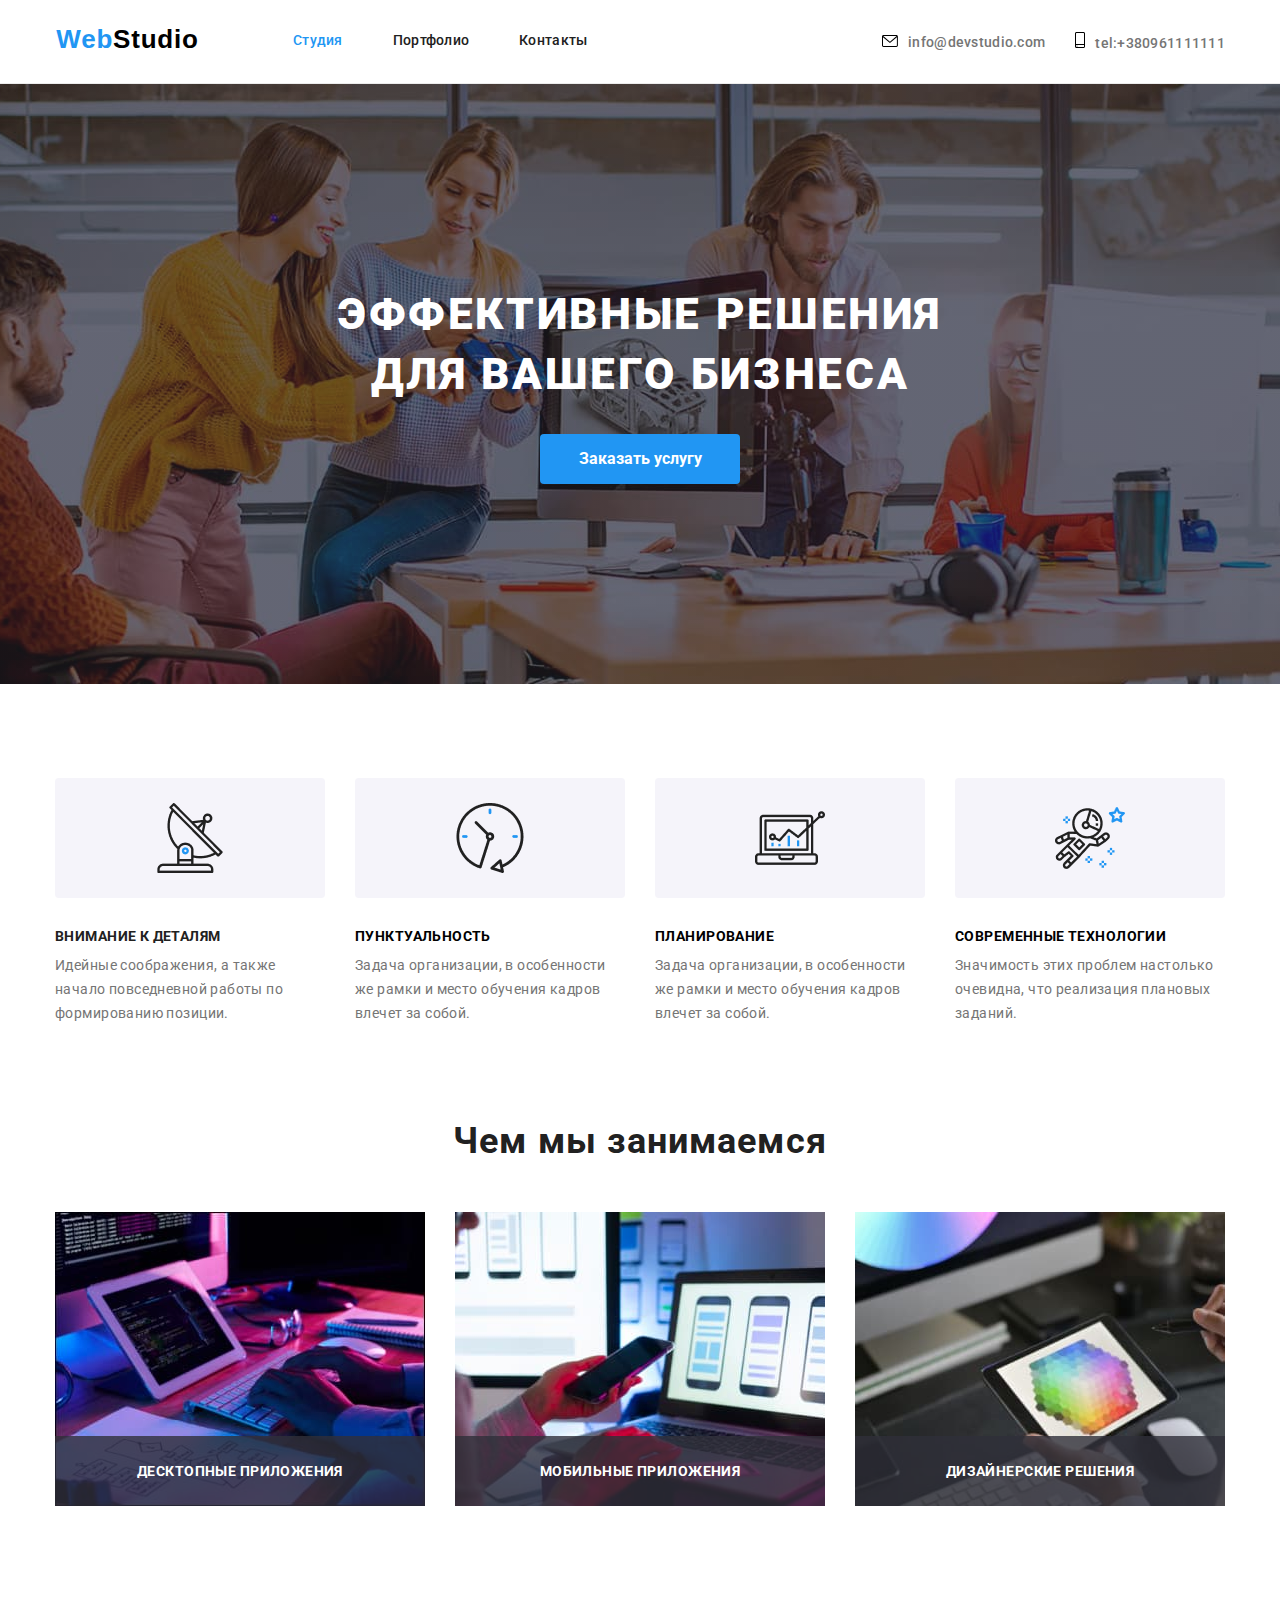
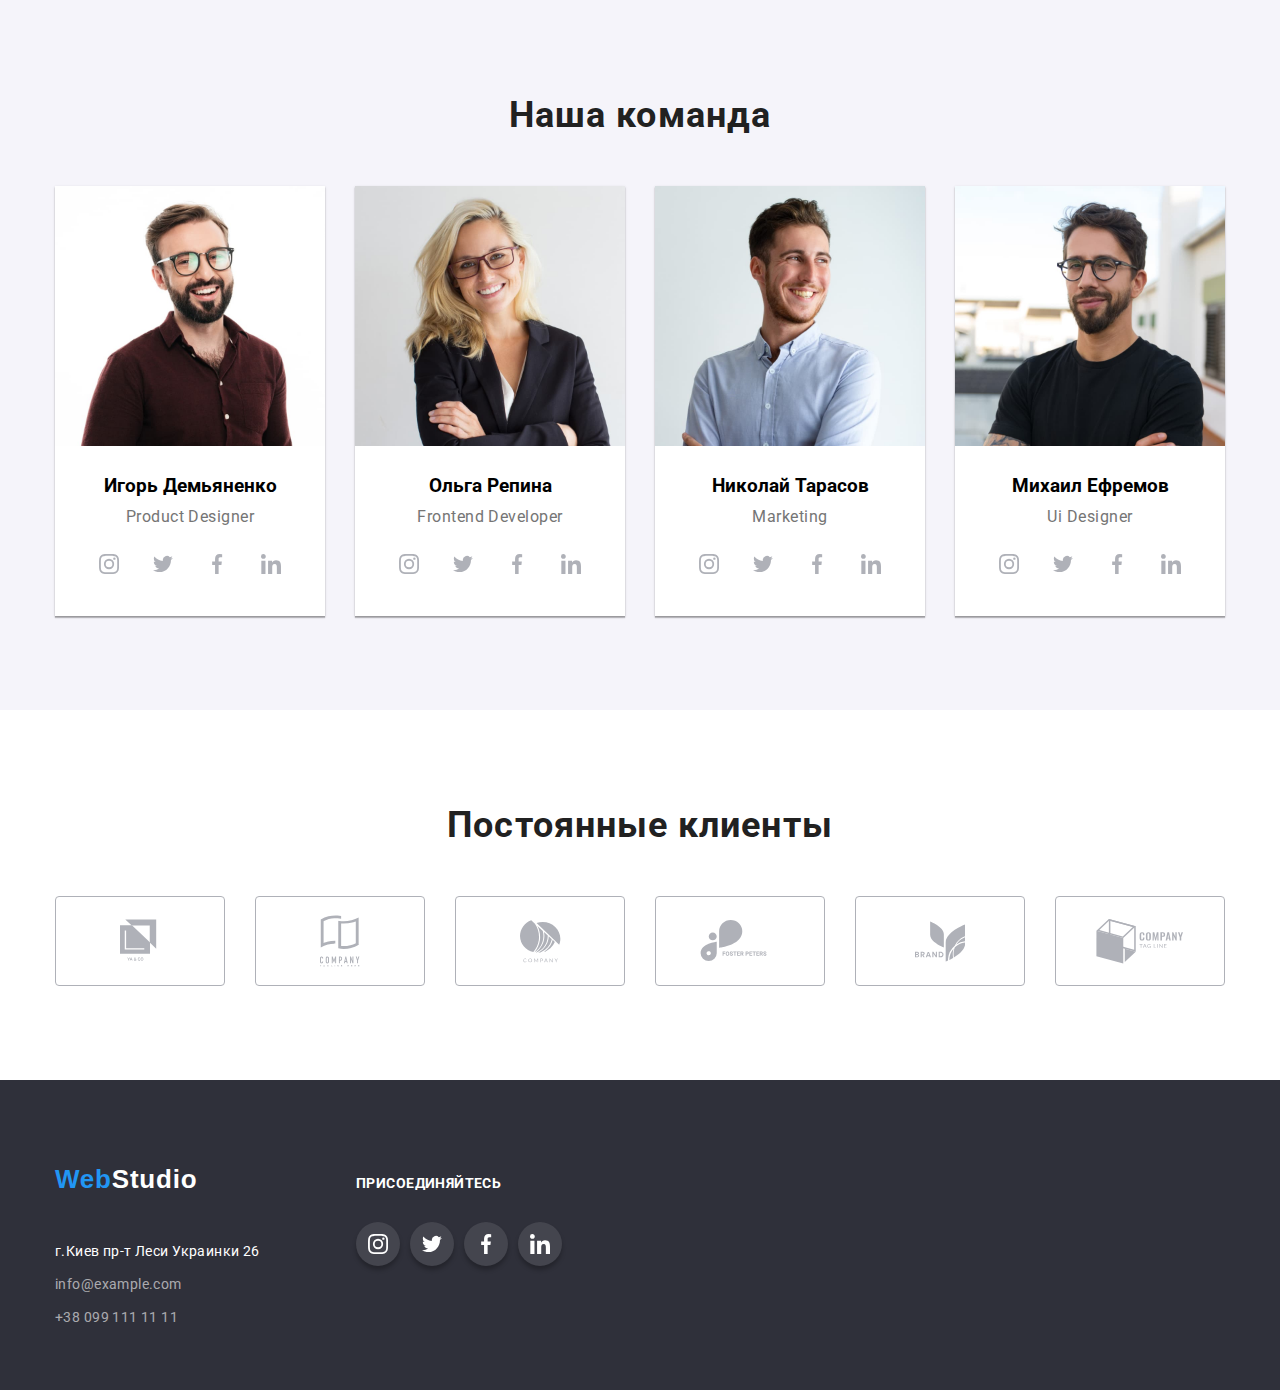
<file: index.html>
<!DOCTYPE html>
<html lang="ru">

<head>
    <meta charset="UTF-8">
    <meta name="viewport" content="width=device-width, initial-scale=1.0">
    <title lang="en">Web Studio</title>
    <link rel="stylesheet"
        href="https://cdnjs.cloudflare.com/ajax/libs/modern-normalize/1.0.0/modern-normalize.min.css">
    <link rel="preconnect" href="https://fonts.gstatic.com">
    <link
        href="https://fonts.googleapis.com/css2?family=Raleway:wght@700&family=Roboto:wght@400;500;700;900&display=swap"
        rel="stylesheet">
        <link rel="stylesheet" href="https://cdnjs.cloudflare.com/ajax/libs/animate.css/4.1.1/animate.min.css" />
    <link rel="stylesheet" href="./CSS/styles.css">

</head>

<body>
    <header class="header">
        <div class="header-nav container">
            <div class="site-nav">
                <nav class="navigation">
                    <a class="logotype logotype-light-theme animate__bounce" href="./index.html"><span class="logo-web">Web</span>Studio</a>
                    <ul class="navigation-list list">
                        <li class="navigation-list-item">
                            <a class="navigation-list-link current" href="./index.html">Студия</a>
                        </li>
                        <li class="navigation-list-item">
                            <a class="navigation-list-link" href="./portfolio.html">Портфолио</a>
                        </li>
                        <li class="navigation-list-item">
                            <a class="navigation-list-link" href="#">Контакты</a>
                        </li>
                    </ul>
                </nav>
            </div>
            <div class="auth-nav">
                <ul class="auth-nav-list">
                    <li class="auth-nav-item link">
                
                        <a class="info mail" href="mailto:info@devstudio.com">
                            <svg class="contacts-icon convert">
                                <use href="./sprite-2.svg#icon-envelope-hover-1" class="envelope"></use>
                            </svg>info@devstudio.com
                        </a>
                    </li>
                    <li class="auth-nav-item link">
                
                        <a class="info tel" href="tel:+380961111111">
                            <svg class="contacts-icon tel">
                                <use href="./sprite-2.svg#icon-smartphone-1" class="phone"></use>
                            </svg>tel:+380961111111
                        </a>
                    </li>
                </ul>
            </div>
        </div>
        
        
    </header>
    <main>
        <!--HERO-->
        <section class="hero overlay">
            <div class="container">
                <div class="hero-side">
                    <h1 class="title">ЭФФЕКТИВНЫЕ РЕШЕНИЯ ДЛЯ ВАШЕГО БИЗНЕСА</h1>
                    <button class="modal-btn"data-modal-open type="button">Заказать услугу</button>
                </div>
            </div>
            
        </section>

        <!--ITEMS-->
        <section class="items">
            <div class="container">
                <ul class="items-list list">
                    <li class="items-list-item icon-antenna">
                        <h3 class="items-title">Внимание к деталям</h3>
                        <p class="items-text">Идейные соображения, а также начало повседневной работы по формированию
                        позиции.</p>
                    </li>
                    <li class="items-list-item icon-clock">
                        <h3 class="items-title">Пунктуальность</h3>
                        <p class="items-text">Задача организации, в особенности же рамки и место обучения кадров влечет за
                        собой.</p>
                    </li>
                    <li class="items-list-item icon-diagram">
                        <h3 class="items-title">Планирование</h3>
                        <p class="items-text">Задача организации, в особенности же рамки и место обучения кадров влечет за
                        собой.</p>
                    </li>
                    <li class="items-list-item icon-astronaut">
                        <h3 class="items-title">Современные технологии</h3>
                        <p class="items-text">Значимость этих проблем настолько очевидна, что реализация плановых заданий.
                        </p>
                    </li>
                </ul>
            </div>
            
        </section>

        <!--About us-->
        <section class="about-us">
            <div class="container">
                <h2 class="about-us-title">Чем мы занимаемся</h2>
                <ul class="about-us-list list">
                    <li class="about-us-list-item">
                        <div class="about-us-img">
                            <img class="about-us-list-item-img" src="./images/Images1/about1-о.jpg" alt="работа на компьютере">
                        </div>
                        <div class="product-label">
                            <h3 class="label-text">Десктопные приложения</h3>
                        </div>
                    </li>
                    <li class="about-us-list-item">
                        <div class="about-us-img">
                            <img class="about-us-list-item-img" src="./images/Images1/about2-o.jpg" alt="рука с телефоном">
                        </div>
                        <div class="product-label">
                            <h3 class="label-text">Мобильные приложения</h3>
                        </div>
                    </li>
                    <li class="about-us-list-item">
                        <div>
                            <img class="about-us-list-item-img" src="./images/Images1/about3-о.jpg" alt="планшет с мозаикой">
                        </div>
                        <div class="product-label">
                            <h3 class="label-text">Дизайнерские решения</h3>
                        </div>
                    </li>
                </ul>
            </div>
        </section>

        <!--Our team-->

        <section class="our-team">
            <div class="container">
                <div class="our-team-guys">
                    <h2 class="our-team-title">Наша команда</h2>
                    <ul class="our-team-list list">
                        <li class="our-team-list-item">
                            <img class="our-team-list-item-img" src="./images/People Images/Ihor-о.jpg" alt="Photo of Product Designer"
                                width="270" height="260">
                            <div class="our-team-text">
                                <h3 class="our-team-title-names">Игорь Демьяненко</h3>
                                <p class="our-team-positions">Product Designer</p>
                                <ul class="icon-list list">
                                    <li class="icon-list-item">
                                        <a class="icon-link" href="#">
                                            <svg class="icon-img">
                                                <use href="./sprite-2.svg#icon-instagram"></use>
                                            </svg>
                                        </a>
                                    </li>
                                    <li class="icon-list-item">
                                        <a class="icon-link" href="#">
                                            <svg class="icon-img">
                                                <use href="./sprite-2.svg#icon-twitter"></use>
                                            </svg>
                                        </a>
                                    </li>
                                    <li class="icon-list-item">
                                        <a class="icon-link" href="#">
                                            <svg class="icon-img">
                                                <use href="./sprite-2.svg#icon-facebook"></use>
                                            </svg>
                                        </a>
                                    </li>
                                    <li class="icon-list-item">
                                        <a class="icon-link" href="#">
                                            <svg class="icon-img">
                                                <use href="./sprite-2.svg#icon-linkedin"></use>
                                            </svg>
                                        </a>
                                    </li>
                                </ul>
                            </div>
                        </li>
                        <li class="our-team-list-item">
                            <img class="our-team-list-item-img" src="./images/People Images/Olga-о.jpg" alt="Photo of Frontend Developer"
                                width="270" height="260">
                            <div class="our-team-text">
                                <h3 class="our-team-title-names">Ольга Репина</h3>
                                <p class="our-team-positions">Frontend Developer</p>
                                <ul class="icon-list list">
                                    <li class="icon-list-item">
                                        <a class="icon-link" href="#">
                                            <svg class="icon-img">
                                                <use href="./sprite-2.svg#icon-instagram"></use>
                                            </svg>
                                        </a>
                                    </li>
                                    <li class="icon-list-item">
                                        <a class="icon-link" href="#">
                                            <svg class="icon-img">
                                                <use href="./sprite-2.svg#icon-twitter"></use>
                                            </svg>
                                        </a>
                                    </li>
                                    <li class="icon-list-item">
                                        <a class="icon-link" href="#">
                                            <svg class="icon-img">
                                                <use href="./sprite-2.svg#icon-facebook"></use>
                                            </svg>
                                        </a>
                                    </li>
                                    <li class="icon-list-item">
                                        <a class="icon-link" href="#">
                                            <svg class="icon-img">
                                                <use href="./sprite-2.svg#icon-linkedin"></use>
                                            </svg>
                                        </a>
                                    </li>
                                </ul>
                            </div>
                        </li>
                        <li class="our-team-list-item">
                            <img class="our-team-list-item-img" src="./images/People Images/Nikolai-о.jpg" alt="Photo of Marketing"
                                width="270" height="260">
                            <div class="our-team-text">
                                <h3 class="our-team-title-names">Николай Тарасов</h3>
                                <p class="our-team-positions">Marketing</p>
                                <ul class="icon-list list">
                                    <li class="icon-list-item">
                                        <a class="icon-link" href="#">
                                            <svg class="icon-img">
                                                <use href="./sprite-2.svg#icon-instagram"></use>
                                            </svg>
                                        </a>
                                    </li>
                                    <li class="icon-list-item">
                                        <a class="icon-link" href="#">
                                            <svg class="icon-img">
                                                <use href="./sprite-2.svg#icon-twitter"></use>
                                            </svg>
                                        </a>
                                    </li>
                                    <li class="icon-list-item">
                                        <a class="icon-link" href="#">
                                            <svg class="icon-img">
                                                <use href="./sprite-2.svg#icon-facebook"></use>
                                            </svg>
                                        </a>
                                    </li>
                                    <li class="icon-list-item">
                                        <a class="icon-link" href="#">
                                            <svg class="icon-img">
                                                <use href="./sprite-2.svg#icon-linkedin"></use>
                                            </svg>
                                        </a>
                                    </li>
                                </ul>
                            </div>
                        </li>
                        <li class="our-team-list-item">
                            <img class="our-team-list-item-img" src="./images/People Images/Michael-о.jpg" alt="" width="270" height="260">
                            <div class="our-team-text">
                                <h3 class="our-team-title-names">Михаил Ефремов</h3>
                                <p class="our-team-positions">Ui Designer</p>
                                <ul class="icon-list list">
                                    <li class="icon-list-item">
                                        <a class="icon-link" href="#">
                                            <svg class="icon-img">
                                                <use href="./sprite-2.svg#icon-instagram"></use>
                                            </svg>
                                        </a>
                                    </li>
                                    <li class="icon-list-item">
                                        <a class="icon-link" href="#">
                                            <svg class="icon-img">
                                                <use href="./sprite-2.svg#icon-twitter"></use>
                                            </svg>
                                        </a>
                                    </li>
                                    <li class="icon-list-item">
                                        <a class="icon-link" href="#">
                                            <svg class="icon-img">
                                                <use href="./sprite-2.svg#icon-facebook"></use>
                                            </svg>
                                        </a>
                                    </li>
                                    <li class="icon-list-item">
                                        <a class="icon-link" href="#">
                                            <svg class="icon-img">
                                                <use href="./sprite-2.svg#icon-linkedin"></use>
                                            </svg>
                                        </a>
                                    </li>
                                </ul>
                            </div>
                        </li>
                    </ul>
                </div>
            </div>
        </section>

        <!--Our Clients-->
        <section class="our-clients">
            <div class="container">
                <div class="our-clients-descr">
                    <h3 class="our-team-title">Постоянные клиенты</h3>
                    <ul class="our-client-list list">
                        <li class="our-clients-item ">
                            <a class="our-clients-link" href="#">
                                <svg class="our-clients-icon" width="40px" height="45px">
                                    <use href="./sprite-2.svg#icon-logo-1-1"></use>
                                </svg>
                            </a>
                        </li>
        
                        <li class="our-clients-item">
                            <a class="our-clients-link" href="#">
                                <svg class="our-clients-icon" width="40px" height="52px">
                                    <use href="./sprite-2.svg#icon-logo-2-1"></use>
                                </svg>
                            </a>
                        </li>
        
                        <li class="our-clients-item">
                            <a class="our-clients-link" href="#">
                                <svg class="our-clients-icon" width="41px" height="43px">
                                    <use href="./sprite-2.svg#icon-logo-3-1"></use>
                                </svg>
                            </a>
                        </li>
        
                        <li class="our-clients-item">
                            <a class="our-clients-link" href="#">
                                <svg class="our-clients-icon" width="80px" height="42px">
                                    <use href="./sprite-2.svg#icon-logo-4-1"></use>
                                </svg>
                            </a>
                        </li>
        
                        <li class="our-clients-item">
                            <a class="our-clients-link" href="#">
                                <svg class="our-clients-icon" width="50px" height="47px">
                                    <use href="./sprite-2.svg#icon-logo-5-1"></use>
                                </svg>
                            </a>
                        </li>
        
                        <li class="our-clients-item">
                            <a class="our-clients-link" href="#">
                                <svg class="our-clients-icon" width="88px" height="45px">
                                    <use href="./images/sprite_.svg#icon-grey-rectangle"></use>
                                </svg>
                            </a>
                        </li>
        
                    </ul>
                </div>
            </div>
        </section>

    </main>

    <footer class="footer">
        <div class="container">
            <div class="contact-info">
                <a class="logotype logotype-dark-theme" href="#"><span class="logo-web">Web</span>Studio</a>
                <address class="address">
                    <ul class="address-list list">
                        <li class="address-list-item">
                            <a class="address-list-item-link link" href="https://goo.gl/maps/BzRHqHWoNw8cr5Rj8" target="blank">г.Киев
                            пр-т Леси Украинки 26</a>
                        </li>
                        <li class="address-list-item">
                            <a class="address-list-item-link-mail link" href="mailto:info@example.com">info@example.com</a>
                        </li>
                        <li class="address-list-item">
                            <a class="address-list-item-link-tel link" href="tel:+380991111111">+38 099 111 11 11</a>
                        </li>
                    </ul>
                </address>
            </div>
            
                <div class="footer-icons">
                    <h3 class="footer-title"> Присоединяйтесь </h3>
                    <ul class="icon-list">
                        <li class="icon-list-item">
                            <a class="icon-link dark-them" aria-label="инстаграм" href="#">
                                <svg class="icon-img dark-them-1">
                                    <use href="./sprite-2.svg#icon-instagram"></use>
                                </svg>
                            </a>
                        </li>
                        <li class="icon-list-item">
                            <a class="icon-link dark-them" aria-label="твиттер" href="#">
                                <svg class="icon-img dark-them-1">
                                    <use href="./sprite-2.svg#icon-twitter"></use>
                                </svg>
                            </a>
                        </li>
                        <li class="icon-list-item">
                            <a class="icon-link dark-them" aria-label="фейсбук" href="#">
                                <svg class="icon-img dark-them-1">
                                    <use href="./sprite-2.svg#icon-facebook"></use>
                                </svg>
                            </a>
                        </li>
                        <li class="icon-list-item dark-them">
                            <a class="icon-link dark-them" aria-label="линкедин" href="#">
                                <svg class="icon-img dark-them-1">
                                    <use href="./sprite-2.svg#icon-linkedin"></use>
                                </svg>
                            </a>
                        </li>
                    </ul>
                </div>
        </div>
    </footer>
    <div class="backdrop is-hidden " data-modal>
        <div class="modal">
            <button class="close-btn  " data-modal-close type="button">
                <svg class="icon-close">  
                    <use href="./images/cross.svg#cross"></use>
                </svg>
            </button>
        </div>
    </div>
    <script src="./js/modal.js"></script>

</body>


</html>
</file>
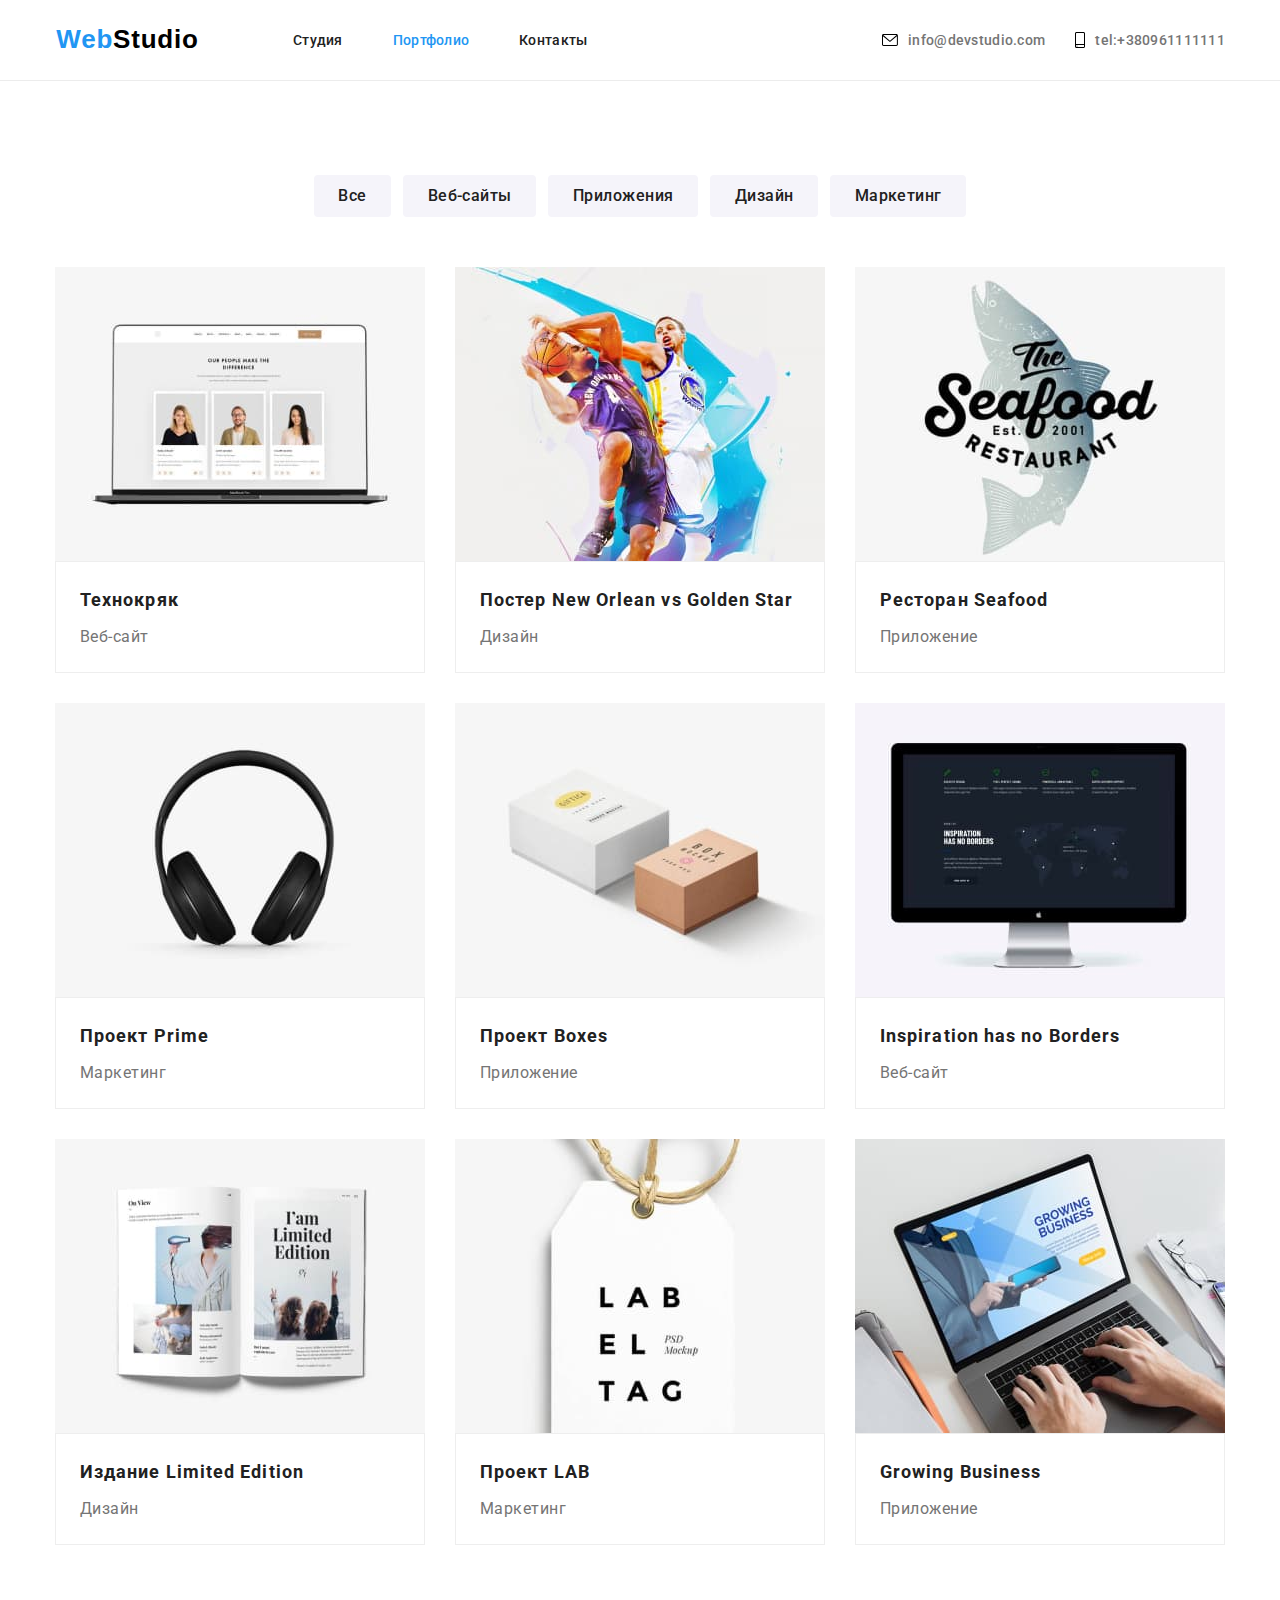
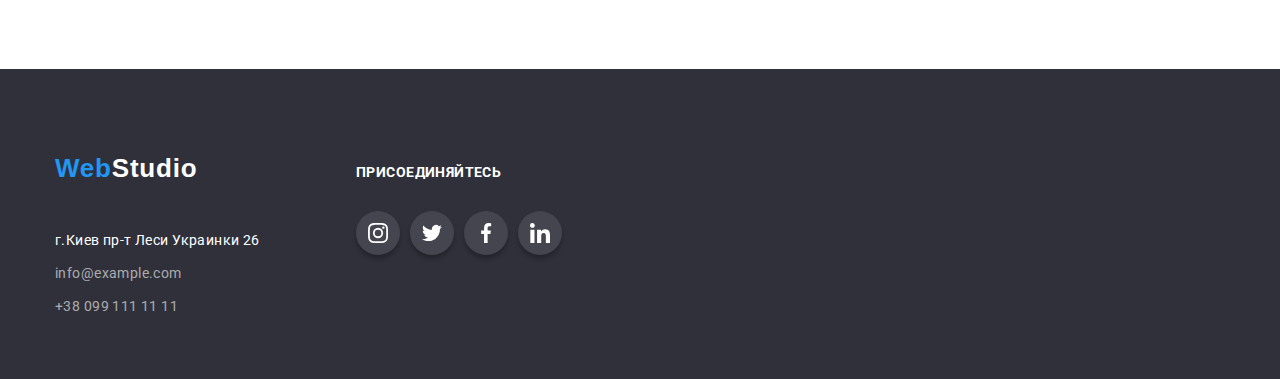
<file: portfolio.html>
<!DOCTYPE html>
<html lang="en">

<head>
    <meta charset="UTF-8">
    <meta name="viewport" content="width=device-width, initial-scale=1.0">
    <title>Document</title>
    <link rel="stylesheet"
        href="https://cdnjs.cloudflare.com/ajax/libs/modern-normalize/1.0.0/modern-normalize.min.css">
    <link rel="preconnect" href="https://fonts.gstatic.com">
    <link
        href="https://fonts.googleapis.com/css2?family=Raleway:wght@700&family=Roboto:wght@400;500;700;900&display=swap"
        rel="stylesheet">
    <link rel="stylesheet" href="./CSS/styles.css">
</head>

<body>
    <header class="header">
        <div class="header-nav container">
            <div class="site-nav">
                <nav class="navigation">
                    <a class="logotype logotype-light-theme" href="./index.html"><span class="logo-web">Web</span>Studio</a>
                    <ul class="navigation-list list">
                        <li class="navigation-list-item">
                            <a class="navigation-list-link" href="./index.html">Студия</a>
                        </li>
                        <li class="navigation-list-item">
                            <a class="navigation-list-link current" href="./portfolio.html">Портфолио</a>
                        </li>
                        <li class="navigation-list-item">
                            <a class="navigation-list-link" href="#">Контакты</a>
                        </li>
                    </ul>
                </nav>
            </div>
            <div class="auth-nav">
                <ul class="auth-nav-list">
                    <li class="auth-nav-item link">
                        <svg class="contacts-icon convert">
                            <use href="./sprite-2.svg#icon-envelope-hover-1" class="envelope"></use>
                        </svg>
                        <a class="info mail" href="mailto:info@devstudio.com">info@devstudio.com</a>
                    </li>
                    <li class="auth-nav-item link">
                        <svg class="contacts-icon tel">
                            <use href="./sprite-2.svg#icon-smartphone-1" class="phone"></use>
                        </svg>
                        <a class="info tel" href="tel:+380961111111">tel:+380961111111</a>
                    </li>
                </ul>
            </div>
        </div>
    </header>
    <main class="main">
        <!--HERO-->
        <section class="projects">
            <div class="nav-menu container">
                <nav class="nav-menu-btn">
                    <ul class="buttons-list list">
                        <li class="buttons-list-item">
                            <button type="button" class="buttons-list-item-btn">Все</button>
                        </li>
                        <li class="buttons-list-item">
                            <button type="button" class="buttons-list-item-btn">Веб-сайты</button>
                        </li>
                        <li class="buttons-list-item">
                            <button type="button" class="buttons-list-item-btn">Приложения</button>
                        </li>
                        <li class="buttons-list-item">
                            <button type="button" class="buttons-list-item-btn">Дизайн</button>
                        </li>
                        <li class="buttons-list-item">
                            <button type="button" class="buttons-list-item-btn">Маркетинг</button>
                        </li>
                    </ul>
                </nav>
            </div>
    
            <div class="container">
                <ul class="projects-list list">
                    <li class="projects-list-item">
                        <a class="link" href="#">
                            <div class="thumb-wrapper">
                                <img class="projects-list-item-img" src="./images/Projects/imgproject1-о.jpg" alt="Фото наших разработчиков">
                                <p class="overlay-cards">Технокряк это современная площадка распространения коронавируса. Компании используют эту платформу для цифрового
                                шпионажа и атак на защищённые сервера конкурентов.</p>

                            </div>
                            
                            <div class="projects-inbox">
                                <h2 class="projects-title">Технокряк</h2>
                                <p class="projects-text">Веб-сайт</p>
                            </div>
                        </a>
                    </li>
                    <li class="projects-list-item">
                        <a class="link" href="#">
                            <div class="thumb-wrapper">
                                <img class="projects-list-item-img" src="./images/Projects/imgProject2-о.jpg" alt="Баскетболист выхватывет мяч">
                                <p class="overlay-cards">Технокряк это современная площадка распространения коронавируса. Компании используют эту
                                    платформу для цифрового
                                    шпионажа и атак на защищённые сервера конкурентов.</p>
                            </div>
                            
                            <div class="projects-inbox">
                                <h2 class="projects-title">Постер New Orlean vs Golden Star</h2>
                                <p class="projects-text">Дизайн</p>
                            </div> 
                        </a>
                    </li>
                    <li class="projects-list-item">
                        <a class="link" href="#">
                            <div class="thumb-wrapper">
                                <img class="projects-list-item-img" src="./images/Projects/imgProject3-о.jpg" alt="Логотип ресторана">
                                <p class="overlay-cards">Технокряк это современная площадка распространения коронавируса. Компании используют эту
                                    платформу для цифрового
                                    шпионажа и атак на защищённые сервера конкурентов.</p>
                            </div>
                            
                            <div class="projects-inbox">
                                <h2 class="projects-title">Ресторан Seafood</h2>
                                <p class="projects-text">Приложение</p>
                            </div>
                        </a>
                    </li>
                    <li class="projects-list-item">
                        <a class="link" href="#">
                            <div class="thumb-wrapper">
                                <img class="projects-list-item-img" src="./images/Projects/imgProject4-о.jpg" alt="Наушники">
                                <p class="overlay-cards">Технокряк это современная площадка распространения коронавируса. Компании используют эту
                                    платформу для цифрового
                                    шпионажа и атак на защищённые сервера конкурентов.</p>
                            </div>
                            
                            <div class="projects-inbox">
                                <h2 class="projects-title">Проект Prime</h2>
                                <p class="projects-text">Маркетинг</p>
                            </div>
                        </a>
                    </li>
                    <li class="projects-list-item">
                        <a class="link" href="#">
                            <div class="thumb-wrapper">
                                <img class="projects-list-item-img" src="./images/Projects/imgProject5-о.jpg" alt="Фото коробков">
                                <p class="overlay-cards">Технокряк это современная площадка распространения коронавируса. Компании используют эту
                                    платформу для цифрового
                                    шпионажа и атак на защищённые сервера конкурентов.</p>
                            </div>
                            
                            <div class="projects-inbox">
                                <h2 class="projects-title">Проект Boxes</h2>
                                <p class="projects-text">Приложение</p>
                            </div>
                        </a>
                    </li>
                    <li class="projects-list-item">
                        <a class="link" href="#">
                            <div class="thumb-wrapper">
                                <img class="projects-list-item-img" src="./images/Projects/imgProject6-о.jpg" alt="Фото монитора">
                                <p class="overlay-cards">Технокряк это современная площадка распространения коронавируса. Компании используют эту
                                    платформу для цифрового
                                    шпионажа и атак на защищённые сервера конкурентов.</p>
                            </div>
                            
                            <div class="projects-inbox">
                                <h2 class="projects-title">Inspiration has no Borders</h2>
                                <p class="projects-text">Веб-сайт</p>
                            </div>
                        </a>
                    </li>
                    <li class="projects-list-item">
                        <a class="link" href="#">
                            <div class="thumb-wrapper">
                                <img class="projects-list-item-img" src="./images/Projects/imgProject7-о.jpg" alt="Открытая книга">
                                <p class="overlay-cards">Технокряк это современная площадка распространения коронавируса. Компании используют эту
                                    платформу для цифрового
                                    шпионажа и атак на защищённые сервера конкурентов.</p>
                            </div>
                            
                            <div class="projects-inbox">
                                <h2 class="projects-title">Издание Limited Edition</h2>
                                <p class="projects-text">Дизайн</p>
                            </div>
                        </a>
                    </li>
                    <li class="projects-list-item">
                        <a class="link" href="#">
                            <div class="thumb-wrapper">
                                <img class="projects-list-item-img" src="./images/Projects/imgProject8-о.jpg" alt="Фото лэйбла">
                                <p class="overlay-cards">Технокряк это современная площадка распространения коронавируса. Компании используют эту
                                    платформу для цифрового
                                    шпионажа и атак на защищённые сервера конкурентов.</p>
                            </div>
                            
                            <div class="projects-inbox">
                                <h2 class="projects-title">Проект LAB</h2>
                                <p class="projects-text">Маркетинг</p>
                            </div>
                        </a>
                    </li>
                    <li class="projects-list-item">
                        <a class="link" href="#">
                            <div class="thumb-wrapper">
                                <img class="projects-list-item-img" src="./images/Projects/imgProject9-о.jpg" alt="Работа на ноутбуке">
                                <p class="overlay-cards">Технокряк это современная площадка распространения коронавируса. Компании используют эту
                                    платформу для цифрового
                                    шпионажа и атак на защищённые сервера конкурентов.</p>
                            </div>
                            
                            <div class="projects-inbox">
                                <h2 class="projects-title">Growing Business</h2>
                                <p class="projects-text">Приложение</p>
                            </div>
                        </a>
                    </li>
                </ul>
            </div>
            
        </section>
    </main>
    <footer class="footer">
        <div class="container">
            <div class="contact-info">
                <a class="logotype logotype-dark-theme" href="#"><span class="logo-web">Web</span>Studio</a>
                <address class="address">
                    <ul class="address-list list">
                        <li class="address-list-item">
                            <a class="address-list-item-link link" href="https://goo.gl/maps/BzRHqHWoNw8cr5Rj8"
                                target="blank">г.Киев
                                пр-т Леси Украинки 26</a>
                        </li>
                        <li class="address-list-item">
                            <a class="address-list-item-link-mail link" href="mailto:info@example.com">info@example.com</a>
                        </li>
                        <li class="address-list-item">
                            <a class="address-list-item-link-tel link" href="tel:+380991111111">+38 099 111 11 11</a>
                        </li>
                    </ul>
                </address>
            </div>
    
            <div class="footer-icons">
                <h3 class="footer-title"> Присоединяйтесь </h3>
                <ul class="icon-list">
                    <li class="icon-list-item">
                        <a class="icon-link dark-them" aria-label="инстаграм" href="#">
                            <svg class="icon-img dark-them-1">
                                <use href="./sprite-2.svg#icon-instagram"></use>
                            </svg>
                        </a>
                    </li>
                    <li class="icon-list-item">
                        <a class="icon-link dark-them" aria-label="твиттер" href="#">
                            <svg class="icon-img dark-them-1">
                                <use href="./sprite-2.svg#icon-twitter"></use>
                            </svg>
                        </a>
                    </li>
                    <li class="icon-list-item">
                        <a class="icon-link dark-them" aria-label="фейсбук" href="#">
                            <svg class="icon-img dark-them-1">
                                <use href="./sprite-2.svg#icon-facebook"></use>
                            </svg>
                        </a>
                    </li>
                    <li class="icon-list-item dark-them">
                        <a class="icon-link dark-them" aria-label="линкедин" href="#">
                            <svg class="icon-img dark-them-1">
                                <use href="./sprite-2.svg#icon-linkedin"></use>
                            </svg>
                        </a>
                    </li>
                </ul>
            </div>
        </div>
    </footer>
</body>

</html>
</file>
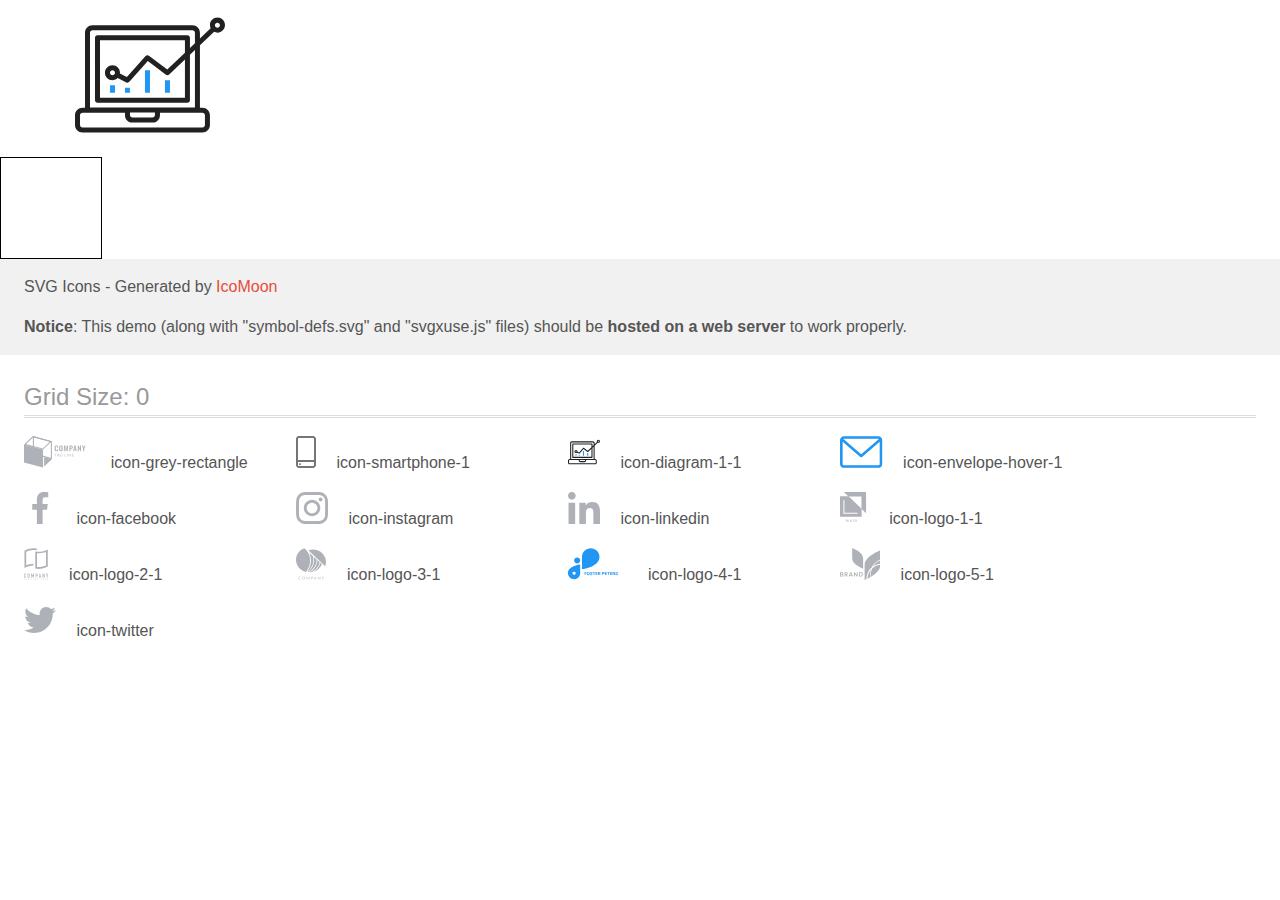
<file: icomoon (3)/demo-external-svg.html>
<!doctype html>
<html>
<head>
    <title>IcoMoon - SVG Icons</title>
    <meta charset="utf-8">
    <meta name="viewport" content="width=device-width, initial-scale=1">
    <link rel="stylesheet" href="demo-files/demo.css">
    <link rel="stylesheet" href="style.css">
</head>
<body>
<svg>
    <use href="symbol-defs.svg#icon-diagram-1-1"></use>
</svg>
<div class="elem">

</div>

<header class="bgc1 clearfix">
<div class="mhl">
    <p>SVG Icons - Generated by <a href="https://icomoon.io/app">IcoMoon</a></p><p><strong>Notice</strong>: This demo (along with "symbol-defs.svg" and "svgxuse.js" files) should be <b>hosted on a web server</b> to work properly.</p>
</div>
</header>
    <div class="clearfix mhl ptl">
        <h1 class="mvm mtn fgc1">Grid Size: 0</h1>
        <div class="glyph fs1">
            <div class="clearfix pbs">
                <svg class="icon icon-grey-rectangle">
                    <use xlink:href="symbol-defs.svg#icon-grey-rectangle"></use>
                </svg>
                <span class="name"> icon-grey-rectangle</span>
            </div>
        </div>
        <div class="glyph fs1">
            <div class="clearfix pbs">
                <svg class="icon icon-smartphone-1"><use xlink:href="symbol-defs.svg#icon-smartphone-1"></use></svg><span class="name"> icon-smartphone-1</span>
            </div>
        </div>
        <div class="glyph fs1">
            <div class="clearfix pbs">
                <svg class="icon icon-diagram-1-1"><use xlink:href="symbol-defs.svg#icon-diagram-1-1"></use></svg><span class="name"> icon-diagram-1-1</span>
            </div>
        </div>
        <div class="glyph fs1">
            <div class="clearfix pbs">
                <svg class="icon icon-envelope-hover-1"><use xlink:href="symbol-defs.svg#icon-envelope-hover-1"></use></svg><span class="name"> icon-envelope-hover-1</span>
            </div>
        </div>
        <div class="glyph fs1">
            <div class="clearfix pbs">
                <svg class="icon icon-facebook"><use xlink:href="symbol-defs.svg#icon-facebook"></use></svg><span class="name"> icon-facebook</span>
            </div>
        </div>
        <div class="glyph fs1">
            <div class="clearfix pbs">
                <svg class="icon icon-instagram"><use xlink:href="symbol-defs.svg#icon-instagram"></use></svg><span class="name"> icon-instagram</span>
            </div>
        </div>
        <div class="glyph fs1">
            <div class="clearfix pbs">
                <svg class="icon icon-linkedin"><use xlink:href="symbol-defs.svg#icon-linkedin"></use></svg><span class="name"> icon-linkedin</span>
            </div>
        </div>
        <div class="glyph fs1">
            <div class="clearfix pbs">
                <svg class="icon icon-logo-1-1"><use xlink:href="symbol-defs.svg#icon-logo-1-1"></use></svg><span class="name"> icon-logo-1-1</span>
            </div>
        </div>
        <div class="glyph fs1">
            <div class="clearfix pbs">
                <svg class="icon icon-logo-2-1"><use xlink:href="symbol-defs.svg#icon-logo-2-1"></use></svg><span class="name"> icon-logo-2-1</span>
            </div>
        </div>
        <div class="glyph fs1">
            <div class="clearfix pbs">
                <svg class="icon icon-logo-3-1"><use xlink:href="symbol-defs.svg#icon-logo-3-1"></use></svg><span class="name"> icon-logo-3-1</span>
            </div>
        </div>
        <div class="glyph fs1">
            <div class="clearfix pbs">
                <svg class="icon icon-logo-4-1"><use xlink:href="symbol-defs.svg#icon-logo-4-1"></use></svg><span class="name"> icon-logo-4-1</span>
            </div>
        </div>
        <div class="glyph fs1">
            <div class="clearfix pbs">
                <svg class="icon icon-logo-5-1"><use xlink:href="symbol-defs.svg#icon-logo-5-1"></use></svg><span class="name"> icon-logo-5-1</span>
            </div>
        </div>
        <div class="glyph fs1">
            <div class="clearfix pbs">
                <svg class="icon icon-twitter"><use xlink:href="symbol-defs.svg#icon-twitter"></use></svg><span class="name"> icon-twitter</span>
            </div>
        </div>
  </div>
<script defer src="svgxuse.js"></script>
</body>
</html>
</file>
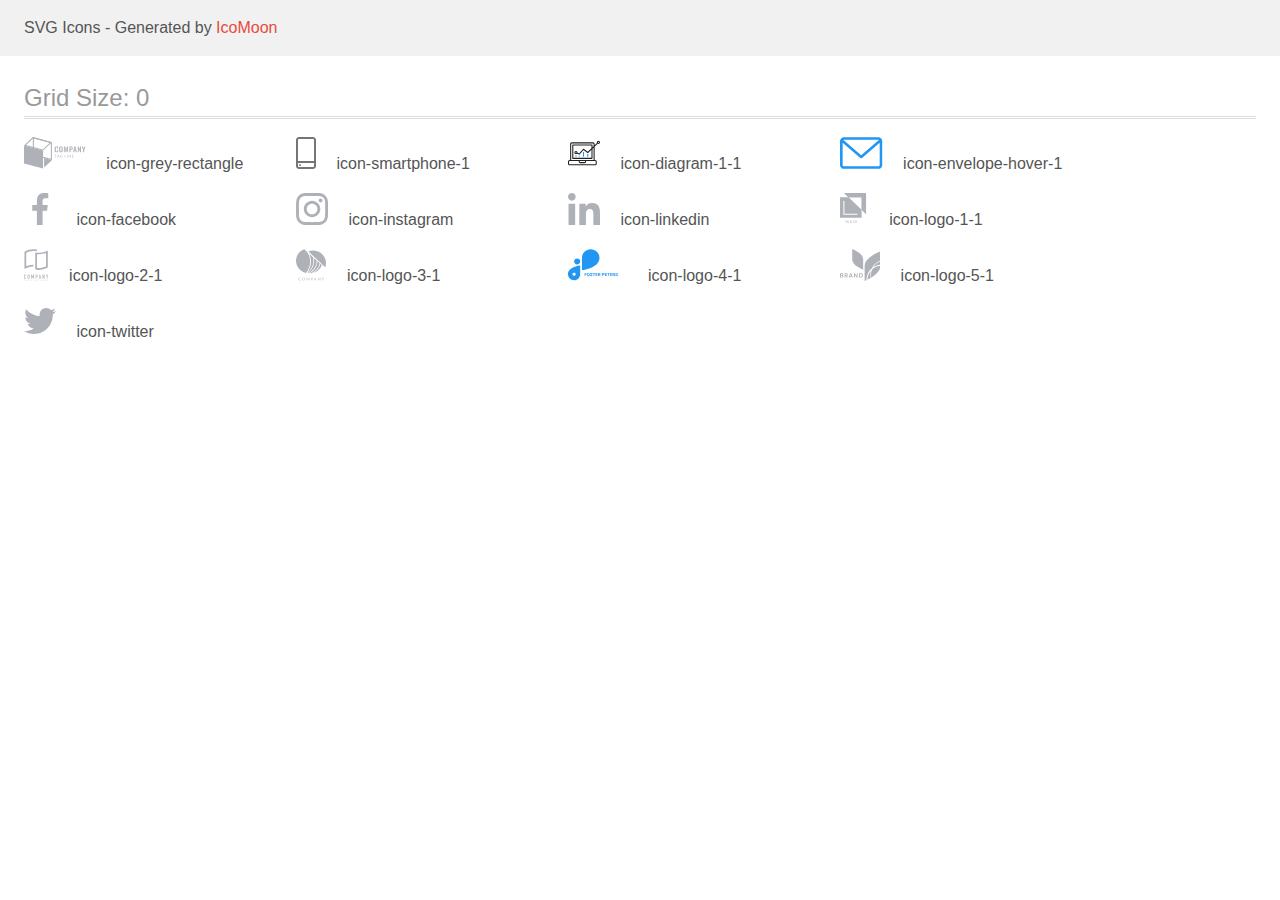
<file: icomoon (3)/demo.html>
<!doctype html>
<html>
<head>
    <title>IcoMoon - SVG Icons</title>
    <meta charset="utf-8">
    <meta name="viewport" content="width=device-width, initial-scale=1">
    <link rel="stylesheet" href="demo-files/demo.css">
    <link rel="stylesheet" href="style.css">
</head>
<body>
<svg aria-hidden="true" style="position: absolute; width: 0; height: 0; overflow: hidden;" version="1.1" xmlns="http://www.w3.org/2000/svg" xmlns:xlink="http://www.w3.org/1999/xlink">
<defs>
<symbol id="icon-grey-rectangle" viewBox="0 0 62 32">
<path fill="#afb1b8" style="fill: var(--color1, #afb1b8)" d="M31.123 14.854c-0.251-0.36-0.401-0.806-0.401-1.287 0-0.051 0.002-0.101 0.005-0.15l-0 0.007v-2.074c0-0.637 0.132-1.12 0.394-1.45s0.715-0.495 1.356-0.494c0.602 0 1.030 0.141 1.282 0.422 0.275 0.359 0.41 0.798 0.379 1.241v0.487h-1.077v-0.494c0-0.019 0.001-0.041 0.001-0.064 0-0.148-0.012-0.293-0.034-0.435l0.002 0.016c-0.017-0.115-0.073-0.214-0.153-0.287l-0-0c-0.095-0.071-0.215-0.113-0.345-0.113-0.016 0-0.032 0.001-0.048 0.002l0.002-0c-0.014-0.001-0.029-0.002-0.045-0.002-0.137 0-0.264 0.045-0.367 0.121l0.002-0.001c-0.090 0.081-0.154 0.19-0.178 0.313l-0.001 0.004c-0.031 0.169-0.045 0.341-0.042 0.513v2.518c-0.002 0.029-0.003 0.062-0.003 0.096 0 0.222 0.052 0.432 0.145 0.619l-0.004-0.008c0.055 0.075 0.128 0.134 0.212 0.171l0.003 0.001c0.063 0.027 0.136 0.044 0.213 0.044 0.023 0 0.045-0.001 0.067-0.004l-0.003 0c0.013 0.001 0.029 0.002 0.044 0.002 0.128 0 0.245-0.044 0.338-0.117l-0.001 0.001c0.084-0.079 0.142-0.184 0.16-0.303l0-0.003c0.026-0.167 0.037-0.336 0.034-0.504v-0.511h1.077v0.466c0.003 0.038 0.004 0.083 0.004 0.128 0 0.442-0.141 0.85-0.381 1.183l0.004-0.006c-0.247 0.308-0.669 0.462-1.288 0.462s-1.088-0.164-1.354-0.506zM35.608 14.876c-0.272-0.323-0.408-0.794-0.408-1.416v-2.183c0-0.616 0.136-1.082 0.408-1.399s0.726-0.474 1.364-0.473c0.633 0 1.085 0.158 1.358 0.473 0.271 0.317 0.41 0.783 0.41 1.399v2.183c0 0.616-0.139 1.089-0.415 1.414-0.277 0.325-0.727 0.487-1.354 0.487s-1.090-0.164-1.364-0.485zM37.473 14.352c0.097-0.202 0.142-0.424 0.129-0.646v-2.672c0.001-0.021 0.002-0.047 0.002-0.072 0-0.204-0.048-0.397-0.133-0.569l0.003 0.007c-0.056-0.076-0.13-0.136-0.216-0.173l-0.003-0.001c-0.062-0.027-0.135-0.042-0.211-0.042-0.026 0-0.051 0.002-0.076 0.005l0.003-0c-0.022-0.003-0.047-0.005-0.073-0.005-0.077 0-0.15 0.016-0.216 0.044l0.004-0.001c-0.090 0.038-0.164 0.098-0.219 0.172l-0.001 0.001c-0.098 0.197-0.143 0.415-0.129 0.633v2.685c-0.014 0.223 0.031 0.444 0.129 0.646 0.062 0.067 0.138 0.121 0.222 0.158l0.004 0.002c0.082 0.036 0.177 0.057 0.277 0.057s0.195-0.021 0.281-0.059l-0.005 0.002c0.089-0.039 0.164-0.093 0.226-0.16l0-0v-0.013zM40.035 9.468h1.16l0.872 4.028 0.892-4.028h1.128l0.113 5.813h-0.833l-0.089-4.040-0.861 4.040h-0.669l-0.892-4.054-0.083 4.054h-0.843l0.104-5.812zM45.5 9.468h1.806c1.040 0 1.56 0.55 1.56 1.651 0 1.054-0.547 1.58-1.643 1.579h-0.614v2.583h-1.115l0.007-5.812zM47.043 11.952c0.11 0.014 0.222 0.004 0.327-0.028 0.106-0.031 0.204-0.085 0.286-0.155 0.128-0.197 0.184-0.427 0.16-0.657 0.001-0.020 0.001-0.044 0.001-0.067 0-0.163-0.020-0.322-0.057-0.474l0.003 0.014c-0.017-0.062-0.045-0.115-0.083-0.161l0.001 0.001c-0.039-0.047-0.086-0.087-0.139-0.116l-0.002-0.001c-0.129-0.059-0.279-0.094-0.437-0.094-0.021 0-0.042 0.001-0.062 0.002l0.003-0h-0.433v1.736h0.433zM50.474 9.468h1.197l1.229 5.813h-1.039l-0.243-1.341h-1.068l-0.25 1.341h-1.055l1.229-5.812zM51.497 13.267l-0.417-2.44-0.417 2.44h0.835zM53.892 9.468h0.779l1.494 3.316v-3.316h0.925v5.812h-0.742l-1.503-3.462v3.462h-0.957l0.002-5.812zM59.258 13.064l-1.242-3.588h1.046l0.758 2.305 0.711-2.305h1.023l-1.226 3.588v2.216h-1.071v-2.216zM32.845 17.822v0.304h-0.91v2.362h-0.381v-2.362h-0.914v-0.304h2.205zM35.697 20.488h-0.294c-0.002 0-0.005 0-0.008 0-0.028 0-0.054-0.010-0.075-0.026l0 0c-0.022-0.015-0.038-0.036-0.048-0.060l-0-0.001-0.263-0.633h-1.262l-0.264 0.633c-0.008 0.028-0.022 0.052-0.040 0.072l0-0c-0.021 0.016-0.047 0.025-0.076 0.025-0.002 0-0.005-0-0.007-0h-0.294l1.115-2.666h0.387l1.128 2.655zM33.85 19.498h1.053l-0.446-1.085c-0.028-0.067-0.057-0.15-0.080-0.236l-0.003-0.014-0.042 0.141-0.040 0.111-0.442 1.083zM37.619 20.226c0.070 0.003 0.139 0.003 0.209 0 0.061-0.006 0.12-0.017 0.179-0.032 0.063-0.015 0.117-0.032 0.169-0.052l-0.009 0.003c0.049-0.019 0.099-0.042 0.15-0.065v-0.6h-0.446c-0.002 0-0.003 0-0.005 0-0.021 0-0.041-0.008-0.055-0.021l0 0c-0.014-0.011-0.022-0.027-0.022-0.046 0-0.001 0-0.002 0-0.003v0-0.205h0.865v1.022c-0.135 0.092-0.292 0.166-0.459 0.214l-0.012 0.003c-0.078 0.023-0.173 0.043-0.269 0.055l-0.009 0.001c-0.096 0.011-0.208 0.017-0.321 0.017-0.002 0-0.003 0-0.005 0h0c-0.004 0-0.008 0-0.013 0-0.197 0-0.386-0.037-0.56-0.103l0.011 0.004c-0.173-0.066-0.321-0.161-0.446-0.279l0.001 0.001c-0.12-0.117-0.218-0.258-0.285-0.414l-0.003-0.008c-0.065-0.159-0.103-0.343-0.103-0.535 0-0.006 0-0.012 0-0.018v0.001c-0-0.005-0-0.011-0-0.017 0-0.195 0.037-0.38 0.105-0.551l-0.004 0.010c0.064-0.158 0.161-0.301 0.287-0.422 0.127-0.12 0.279-0.214 0.446-0.277 0.191-0.068 0.394-0.102 0.598-0.099 0.104 0 0.207 0.007 0.31 0.023 0.090 0.014 0.179 0.036 0.266 0.067 0.078 0.028 0.153 0.063 0.223 0.106 0.069 0.042 0.134 0.088 0.195 0.139l-0.108 0.165c-0.009 0.015-0.021 0.027-0.036 0.036l-0 0c-0.015 0.009-0.032 0.014-0.051 0.014h-0c-0.026-0.001-0.050-0.008-0.070-0.021l0.001 0c-0.044-0.023-0.079-0.043-0.114-0.066l0.005 0.003c-0.042-0.026-0.092-0.050-0.143-0.070l-0.007-0.002c-0.057-0.023-0.126-0.043-0.197-0.058l-0.008-0.001c-0.081-0.015-0.173-0.023-0.268-0.023-0.005 0-0.011 0-0.016 0h0.001c-0.004-0-0.009-0-0.013-0-0.15 0-0.293 0.027-0.425 0.077l0.008-0.003c-0.125 0.047-0.237 0.119-0.328 0.211-0.093 0.096-0.163 0.209-0.207 0.332-0.047 0.132-0.075 0.285-0.075 0.444s0.027 0.312 0.078 0.454l-0.003-0.009c0.049 0.125 0.125 0.24 0.223 0.335 0.092 0.092 0.202 0.163 0.326 0.211 0.142 0.046 0.292 0.064 0.442 0.053zM41.172 20.184h1.217v0.304h-1.59v-2.666h0.381l-0.009 2.362zM43.656 20.487h-0.381v-2.664h0.381v2.666zM45.074 17.834c0.023 0.013 0.042 0.029 0.057 0.048l0 0 1.63 2.010c-0.001-0.014-0.002-0.031-0.002-0.048s0.001-0.033 0.002-0.050l-0 0.002v-1.986h0.332v2.676h-0.191c-0.004 0-0.009 0.001-0.013 0.001-0.025 0-0.049-0.006-0.071-0.016l0.001 0c-0.023-0.014-0.043-0.031-0.060-0.050l-0-0-1.628-2.007v2.072h-0.319v-2.665h0.198c0.022 0 0.043 0.004 0.063 0.013zM49.901 17.822v0.294h-1.351v0.88h1.095v0.282h-1.095v0.91h1.351v0.294h-1.743v-2.659h1.743zM9.95 1.359l16.929 4.55v15.946l-16.927-4.547v-15.949zM8.865 0v18.081l19.098 5.135v-18.080l-19.098-5.137z"></path>
<path fill="#afb1b8" style="fill: var(--color1, #afb1b8)" d="M19.1 31.61l-19.1-5.139v-18.080l19.1 5.137v18.082z"></path>
<path fill="#afb1b8" style="fill: var(--color1, #afb1b8)" d="M9.181 1.155l16.707 4.493-7.105 6.728-16.71-4.495 7.107-6.727zM8.865 0l-8.865 8.392 19.1 5.137 8.863-8.392-19.098-5.137zM20.175 30.593l7.788-7.374-7.788-2.096v9.47z"></path>
</symbol>
<symbol id="icon-smartphone-1" viewBox="0 0 20 32">
<path fill="#757575" style="fill: var(--color2, #757575)" d="M17 0h-14c-1.654 0-3 1.346-3 3v26c0 1.654 1.346 3 3 3h14c1.654 0 3-1.346 3-3v-26c0-1.654-1.346-3-3-3zM3 2h14c0.552 0 1 0.448 1 1v0 21h-16v-21c0-0.552 0.448-1 1-1v0zM17 30h-14c-0.552 0-1-0.448-1-1v0-3h16v3c0 0.552-0.448 1-1 1v0z"></path>
<path fill="#757575" style="fill: var(--color2, #757575)" d="M4.708 27.478c0.18 0.163 0.293 0.399 0.293 0.66s-0.113 0.497-0.292 0.659l-0.001 0.001c-0.186 0.17-0.435 0.275-0.708 0.275s-0.522-0.104-0.709-0.275l0.001 0.001c-0.18-0.163-0.293-0.399-0.293-0.66s0.113-0.497 0.292-0.659l0.001-0.001c0.186-0.17 0.435-0.275 0.708-0.275s0.522 0.104 0.709 0.275l-0.001-0.001z"></path>
</symbol>
<symbol id="icon-diagram-1-1" viewBox="0 0 32 32">
<path fill="#2196f3" style="fill: var(--color3, #2196f3)" d="M14.926 14.965h1.066v4.798h-1.066v-4.798zM19.19 17.097h1.066v2.665h-1.066v-2.665zM10.661 18.696h1.066v1.066h-1.066v-1.066zM7.463 18.163h1.066v1.599h-1.066v-1.599z"></path>
<path fill="#212121" style="fill: var(--color4, #212121)" d="M1.599 28.291h25.586c0 0 0 0 0 0 0.883 0 1.599-0.716 1.599-1.599v0-2.132c0-0.883-0.716-1.599-1.599-1.599v0h-0.533v-13.294l3.028-2.868c0.207 0.104 0.452 0.166 0.711 0.166 0.888 0 1.608-0.72 1.608-1.608s-0.72-1.608-1.608-1.608c-0.888 0-1.608 0.72-1.608 1.608 0 0.247 0.056 0.481 0.155 0.69l-0.004-0.010-2.281 2.162v-1.23c0-0.883-0.716-1.599-1.599-1.599v0h-21.323c-0.883 0-1.599 0.716-1.599 1.599v0 15.992h-0.533c-0.883 0-1.599 0.716-1.599 1.599v0 2.132c0 0.883 0.716 1.599 1.599 1.599v0zM30.384 4.837c0.294 0 0.533 0.239 0.533 0.533s-0.239 0.533-0.533 0.533v0c-0.294 0-0.533-0.239-0.533-0.533s0.239-0.533 0.533-0.533v0zM3.198 6.969c0-0.294 0.239-0.533 0.533-0.533h21.323c0.294 0 0.533 0.239 0.533 0.533v2.239l-1.066 1.013v-2.185c0-0.295-0.239-0.534-0.534-0.534h-19.189c-0.294 0-0.534 0.239-0.534 0.533v13.327c0 0.294 0.239 0.533 0.534 0.533h19.189c0.295 0 0.534-0.239 0.534-0.533v-9.675l1.066-1.010v12.283h-22.389v-15.991zM7.996 13.899c-0.001 0-0.003 0-0.005 0-0.883 0-1.599 0.716-1.599 1.599s0.716 1.599 1.599 1.599c0.432 0 0.824-0.172 1.112-0.45l-0 0 1.853 0.93c0.215 0.107 0.476 0.057 0.636-0.122l3.939-4.432 3.872 2.902c0.208 0.155 0.498 0.139 0.686-0.039l3.365-3.188v8.131h-18.123v-12.261h18.123v2.661l-3.771 3.572-3.904-2.927c-0.088-0.067-0.2-0.107-0.32-0.107-0.158 0-0.3 0.069-0.398 0.178l-0 0.001-3.993 4.493-1.493-0.746c0.011-0.064 0.017-0.128 0.020-0.193 0-0.883-0.716-1.599-1.599-1.599v0zM8.529 15.498c0 0.294-0.239 0.533-0.533 0.533s-0.533-0.239-0.533-0.533v0c0-0.294 0.239-0.533 0.533-0.533s0.533 0.239 0.533 0.533v0zM11.727 24.026h5.33v0.533c0 0.294-0.238 0.533-0.533 0.533h-4.265c-0.294 0-0.533-0.239-0.533-0.533v0-0.533zM1.067 24.56c0-0.294 0.238-0.533 0.533-0.533h9.062v0.533c0 0.883 0.716 1.599 1.599 1.599v0h4.265c0.883 0 1.599-0.716 1.599-1.599v0-0.533h9.062c0.294 0 0.533 0.239 0.533 0.533v2.132c0 0.294-0.239 0.533-0.533 0.533h-25.586c-0 0-0 0-0 0-0.294 0-0.533-0.239-0.533-0.533 0 0 0 0 0 0v0-2.132z"></path>
</symbol>
<symbol id="icon-envelope-hover-1" viewBox="0 0 43 32">
<path fill="#2196f3" style="fill: var(--color3, #2196f3)" d="M38.667 0h-34.667c-2.205 0-4 1.795-4 4v24c0 2.205 1.795 4 4 4h34.667c2.205 0 4-1.795 4-4v-24c0-2.205-1.795-4-4-4zM38.667 2.667c0.181 0 0.355 0.037 0.512 0.104l-17.845 15.467-17.845-15.467c0.151-0.065 0.327-0.104 0.512-0.104h34.667zM38.667 29.333h-34.667c-0.736 0-1.333-0.597-1.333-1.333v0-22.413l17.792 15.421c0.233 0.203 0.539 0.327 0.875 0.327s0.642-0.124 0.876-0.328l-0.002 0.001 17.792-15.421v22.413c0 0.736-0.597 1.333-1.333 1.333v0z"></path>
</symbol>
<symbol id="icon-facebook" viewBox="0 0 32 32">
<path fill="#afb1b8" style="fill: var(--color1, #afb1b8)" d="M21.328 5.312h2.923v-5.088c-1.232-0.143-2.66-0.224-4.108-0.224-0.052 0-0.104 0-0.156 0l0.008-0c-4.213 0-7.099 2.65-7.099 7.52v4.48h-4.646v5.688h4.646v14.312h5.699v-14.31h4.459l0.707-5.688h-5.168v-3.922c0-1.643 0.443-2.768 2.734-2.768z"></path>
</symbol>
<symbol id="icon-instagram" viewBox="0 0 32 32">
<path fill="#afb1b8" style="fill: var(--color1, #afb1b8)" d="M31.968 9.408c-0.074-1.701-0.349-2.869-0.744-3.882-0.423-1.111-1.052-2.058-1.847-2.837l-0.001-0.001c-0.78-0.792-1.724-1.419-2.778-1.827l-0.054-0.018c-1.021-0.394-2.182-0.667-3.883-0.742-1.712-0.082-2.256-0.101-6.602-0.101-4.344 0-4.888 0.019-6.595 0.094-1.701 0.074-2.869 0.349-3.88 0.742-1.112 0.424-2.060 1.054-2.839 1.85l-0.001 0.001c-0.791 0.78-1.418 1.724-1.825 2.778l-0.018 0.054c-0.395 1.019-0.669 2.181-0.744 3.882-0.082 1.712-0.101 2.256-0.101 6.602 0 4.344 0.019 4.888 0.094 6.595 0.075 1.701 0.35 2.869 0.744 3.882 0.426 1.11 1.055 2.057 1.849 2.837l0.001 0.001c0.8 0.813 1.77 1.443 2.832 1.843 1.019 0.395 2.182 0.67 3.882 0.744 1.707 0.075 2.251 0.094 6.595 0.094 4.346 0 4.89-0.019 6.595-0.094 1.701-0.074 2.869-0.349 3.882-0.742 2.157-0.85 3.833-2.526 4.664-4.628l0.019-0.055c0.394-1.019 0.669-2.182 0.744-3.882 0.075-1.707 0.093-2.251 0.093-6.595s-0.006-4.888-0.080-6.595zM29.088 22.474c-0.070 1.563-0.333 2.406-0.552 2.97-0.551 1.399-1.638 2.486-3.001 3.024l-0.036 0.013c-0.563 0.219-1.413 0.482-2.97 0.55-1.688 0.075-2.194 0.094-6.464 0.094-4.269 0-4.782-0.019-6.464-0.094-1.563-0.069-2.406-0.331-2.97-0.55-0.721-0.269-1.334-0.676-1.836-1.192l-0.001-0.001c-0.517-0.503-0.924-1.117-1.184-1.803l-0.011-0.034c-0.218-0.563-0.48-1.413-0.549-2.97-0.075-1.688-0.094-2.195-0.094-6.464 0-4.27 0.019-4.784 0.094-6.464 0.069-1.563 0.331-2.406 0.549-2.97 0.269-0.722 0.678-1.337 1.198-1.837l0.002-0.002c0.504-0.517 1.119-0.923 1.806-1.182l0.034-0.011c0.56-0.219 1.411-0.48 2.968-0.55 1.688-0.074 2.194-0.093 6.464-0.093 4.275 0 4.782 0.019 6.464 0.093 1.562 0.069 2.406 0.331 2.97 0.55 0.693 0.256 1.325 0.662 1.837 1.194 0.531 0.52 0.938 1.144 1.195 1.84 0.218 0.56 0.48 1.411 0.549 2.968 0.075 1.688 0.094 2.194 0.094 6.464 0 4.269-0.019 4.768-0.094 6.458z"></path>
<path fill="#afb1b8" style="fill: var(--color1, #afb1b8)" d="M16.059 7.782c-4.539 0.002-8.218 3.682-8.219 8.221v0c0 0 0 0.001 0 0.002 0 4.541 3.681 8.222 8.222 8.222s8.222-3.681 8.222-8.222c0-4.541-3.681-8.222-8.222-8.222-0.001 0-0.001 0-0.002 0h0zM16.059 21.334c-2.945-0-5.332-2.388-5.332-5.333s2.388-5.333 5.333-5.333c0 0 0.001 0 0.001 0h-0c2.946 0 5.334 2.388 5.334 5.334s-2.388 5.334-5.334 5.334v0zM26.525 7.458c0 1.060-0.86 1.92-1.92 1.92s-1.92-0.86-1.92-1.92v0c0-1.060 0.86-1.92 1.92-1.92s1.92 0.86 1.92 1.92v0z"></path>
</symbol>
<symbol id="icon-linkedin" viewBox="0 0 32 32">
<path fill="#afb1b8" style="fill: var(--color1, #afb1b8)" d="M31.992 32h0.008v-11.738c0-5.741-1.237-10.163-7.947-10.163-3.227 0-5.392 1.77-6.277 3.45h-0.093v-2.914h-6.365v21.363h6.627v-10.578c0-2.786 0.528-5.48 3.978-5.48 3.398 0 3.448 3.179 3.448 5.658v10.402h6.621zM0.528 10.635h6.635v21.365h-6.635v-21.365zM3.843 0c-2.123 0-3.843 1.721-3.843 3.843v0c0 2.12 1.722 3.878 3.843 3.878 2.12 0 3.842-1.757 3.842-3.878s-1.72-3.841-3.841-3.843h-0z"></path>
</symbol>
<symbol id="icon-logo-1-1" viewBox="0 0 29 32">
<path fill="#afb1b8" style="fill: var(--color1, #afb1b8)" d="M3.84 0l4.677 4.428h13.046v12.351l4.677 4.428v-21.206h-22.4z"></path>
<path fill="#afb1b8" style="fill: var(--color1, #afb1b8)" d="M0 4.241v20.6h21.76v-8.188l-13.105-12.407-8.655-0.005zM17.615 21.828h-14.172v-13.855h1.002v12.917h13.17v0.938zM6.266 28.662l0.524-1.078h0.438l-0.764 1.437v0.838h-0.397v-0.838l-0.764-1.437h0.439l0.524 1.078zM8.513 29.329h-0.881l-0.184 0.53h-0.411l0.859-2.275h0.355l0.861 2.275h-0.413l-0.186-0.53zM7.743 29.010h0.659l-0.33-0.944-0.33 0.944zM10.071 29.244c0-0.105 0.029-0.202 0.086-0.289 0.058-0.089 0.17-0.193 0.339-0.314-0.069-0.083-0.131-0.176-0.182-0.276l-0.004-0.008c-0.031-0.066-0.050-0.144-0.052-0.226v-0c0-0.179 0.054-0.319 0.163-0.422s0.254-0.156 0.437-0.156c0.166 0 0.301 0.049 0.406 0.147 0.106 0.097 0.16 0.218 0.16 0.361 0 0.001 0 0.002 0 0.003 0 0.096-0.027 0.186-0.074 0.262l0.001-0.002c-0.063 0.095-0.142 0.174-0.233 0.236l-0.003 0.002-0.155 0.113 0.44 0.518c0.063-0.125 0.095-0.264 0.095-0.417h0.33c0 0.28-0.065 0.509-0.196 0.689l0.334 0.396h-0.44l-0.128-0.152c-0.154 0.115-0.348 0.183-0.558 0.183-0.008 0-0.017-0-0.025-0l0.001 0c-0.225 0-0.405-0.060-0.54-0.179-0.124-0.11-0.202-0.27-0.202-0.447 0-0.007 0-0.014 0-0.021l-0 0.001zM10.824 29.587c0.128 0 0.248-0.043 0.359-0.128l-0.497-0.586-0.049 0.035c-0.125 0.095-0.188 0.203-0.188 0.325 0 0.105 0.034 0.191 0.102 0.256 0.066 0.061 0.156 0.099 0.254 0.099 0.006 0 0.013-0 0.019-0l-0.001 0zM10.614 28.121c0 0.088 0.054 0.197 0.161 0.33l0.173-0.118 0.049-0.039c0.059-0.052 0.097-0.128 0.097-0.212 0-0.003-0-0.006-0-0.009v0c0-0.001 0-0.001 0-0.002 0-0.059-0.026-0.112-0.067-0.149l-0-0c-0.042-0.040-0.099-0.064-0.162-0.064-0.003 0-0.006 0-0.009 0h0c-0.003-0-0.006-0-0.010-0-0.066 0-0.126 0.029-0.167 0.075l-0 0c-0.041 0.048-0.066 0.111-0.066 0.179 0 0.003 0 0.007 0 0.010v-0zM14.748 29.118c-0.023 0.243-0.113 0.432-0.269 0.568s-0.364 0.204-0.623 0.204c-0.181 0-0.341-0.043-0.48-0.128-0.139-0.089-0.248-0.214-0.317-0.362l-0.002-0.005c-0.074-0.16-0.117-0.347-0.117-0.544 0-0.003 0-0.005 0-0.008v0-0.212c0-0.214 0.038-0.403 0.114-0.567 0.077-0.164 0.186-0.29 0.326-0.378 0.143-0.089 0.307-0.133 0.494-0.133 0.251 0 0.453 0.068 0.606 0.205s0.243 0.329 0.268 0.578h-0.394c-0.019-0.163-0.067-0.281-0.144-0.353-0.076-0.073-0.188-0.109-0.336-0.109-0.172 0-0.304 0.063-0.397 0.189-0.092 0.125-0.138 0.309-0.141 0.552v0.202c0 0.246 0.044 0.433 0.132 0.563s0.218 0.194 0.387 0.194c0.155 0 0.272-0.035 0.35-0.105s0.128-0.186 0.148-0.348h0.394zM16.918 28.78c0 0.223-0.038 0.419-0.115 0.588-0.077 0.168-0.188 0.297-0.332 0.388-0.143 0.090-0.307 0.134-0.494 0.134-0.184 0-0.349-0.045-0.493-0.134-0.146-0.094-0.261-0.225-0.332-0.38l-0.002-0.006c-0.075-0.163-0.119-0.354-0.119-0.555 0-0.008 0-0.015 0-0.023v0.001-0.128c0-0.222 0.038-0.418 0.117-0.588s0.19-0.3 0.333-0.389c0.144-0.091 0.308-0.136 0.493-0.136s0.35 0.045 0.493 0.134c0.143 0.089 0.255 0.217 0.333 0.384s0.118 0.362 0.118 0.584v0.126zM16.522 28.662c0-0.252-0.048-0.445-0.143-0.58-0.085-0.123-0.225-0.202-0.384-0.202-0.007 0-0.015 0-0.022 0.001l0.001-0c-0.005-0-0.011-0-0.016-0-0.159 0-0.299 0.079-0.384 0.2l-0.001 0.002c-0.096 0.133-0.145 0.323-0.147 0.567v0.131c0 0.25 0.049 0.444 0.146 0.58s0.233 0.205 0.406 0.205c0.175 0 0.31-0.067 0.403-0.2 0.095-0.133 0.142-0.328 0.142-0.584v-0.118z"></path>
</symbol>
<symbol id="icon-logo-2-1" viewBox="0 0 25 32">
<path fill="#afb1b8" style="fill: var(--color1, #afb1b8)" d="M10.447 1.806h0.084c0.156 0 0.324 0.015 0.49 0.030 0.734 0.052 1.463 0.162 2.18 0.329v-1.762c-0.652-0.172-1.42-0.299-2.207-0.357l-0.042-0.002c-0.254-0.020-0.571-0.035-0.889-0.043l-0.021-0h-0.263c-1.523 0.006-3.040 0.201-4.514 0.582-1.68 0.418-3.293 1.075-4.79 1.948v17.475c1.312-0.729 2.832-1.339 4.431-1.75l0.135-0.029c1.123-0.3 2.433-0.51 3.78-0.586l0.052-0.002h0.052c0.217-0.011 0.433-0.017 0.655-0.018v-1.791c-1.78 0.024-3.493 0.264-5.129 0.695l0.147-0.033c-0.603 0.157-1.185 0.326-1.731 0.513l-0.623 0.212v-13.626l0.266-0.128c1.89-0.918 4.096-1.513 6.425-1.649l0.047-0.002c0.008-0.001 0.018-0.001 0.028-0.001s0.019 0 0.029 0.001l-0.001-0c0.248-0.012 0.497-0.018 0.742-0.018h0.28c0.129 0.003 0.258 0.006 0.388 0.014z"></path>
<path fill="#afb1b8" style="fill: var(--color1, #afb1b8)" d="M14.837 3.651c-0.005 0-0.010 0-0.016 0-0.915 0-1.811-0.077-2.684-0.225l0.094 0.013c-0.277-0.047-0.55-0.103-0.814-0.164v17.275c1.12 0.277 2.271 0.412 3.425 0.404 1.607-0.007 3.162-0.218 4.644-0.61l-0.128 0.029c1.817-0.461 3.412-1.129 4.877-1.995l-0.085 0.047v-17.163c-1.311 0.728-2.83 1.338-4.429 1.751l-0.136 0.030c-1.551 0.399-3.146 0.603-4.746 0.609zM21.745 3.95l0.623-0.209v13.63l-0.266 0.129c-0.903 0.442-1.962 0.834-3.065 1.118l-0.119 0.026c-1.331 0.345-2.699 0.521-4.074 0.527-0.411 0-0.818-0.017-1.214-0.052l-0.426-0.038v-14.017l0.497 0.033c0.361 0.023 0.735 0.034 1.141 0.034 1.841-0.007 3.622-0.248 5.32-0.696l-0.147 0.033c0.581-0.154 1.158-0.326 1.731-0.518zM1.684 25.977c-0.167-0.173-0.401-0.281-0.661-0.281-0.011 0-0.023 0-0.034 0.001l0.002-0c-0.004-0-0.009-0-0.014-0-0.139 0-0.272 0.028-0.393 0.078l0.007-0.003c-0.237 0.095-0.42 0.28-0.51 0.512l-0.002 0.006c-0.049 0.123-0.073 0.254-0.071 0.386v2.335c-0.006 0.164 0.026 0.328 0.092 0.479 0.055 0.12 0.135 0.226 0.234 0.313 0.093 0.078 0.202 0.135 0.32 0.166 0.114 0.031 0.231 0.048 0.349 0.048 0.13 0.001 0.258-0.026 0.377-0.081 0.351-0.156 0.591-0.5 0.591-0.901v-0.261h-0.611v0.208c0 0.004 0 0.009 0 0.014 0 0.070-0.013 0.136-0.037 0.198l0.001-0.004c-0.021 0.052-0.051 0.095-0.089 0.132l-0 0c-0.070 0.054-0.159 0.088-0.255 0.089h-0c-0.011 0.001-0.023 0.002-0.036 0.002-0.103 0-0.194-0.050-0.25-0.127l-0.001-0.001c-0.051-0.082-0.082-0.182-0.082-0.289 0-0.008 0-0.016 0.001-0.024l-0 0.001v-2.177c-0.004-0.121 0.022-0.24 0.075-0.349 0.056-0.087 0.153-0.143 0.262-0.143 0.013 0 0.025 0.001 0.038 0.002l-0.001-0c0.003-0 0.007-0 0.012-0 0.107 0 0.201 0.052 0.26 0.131l0.001 0.001c0.063 0.082 0.101 0.187 0.101 0.3 0 0.005-0 0.009-0 0.014v-0.001 0.202h0.604v-0.238c0-0.003 0-0.007 0-0.011 0-0.143-0.027-0.28-0.077-0.405l0.003 0.007c-0.048-0.128-0.117-0.237-0.205-0.329l0 0zM5.31 25.951c-0.186-0.158-0.429-0.255-0.694-0.257h-0c-0.124 0-0.248 0.023-0.364 0.066-0.252 0.090-0.451 0.276-0.557 0.511l-0.002 0.006c-0.062 0.142-0.092 0.297-0.089 0.452v2.239c-0.004 0.158 0.026 0.314 0.089 0.458 0.055 0.121 0.136 0.228 0.237 0.313 0.094 0.086 0.203 0.154 0.322 0.197 0.117 0.043 0.24 0.065 0.364 0.066 0.267-0.001 0.51-0.1 0.695-0.264l-0.001 0.001c0.097-0.087 0.176-0.194 0.23-0.313 0.063-0.144 0.093-0.301 0.089-0.458v-2.239c0-0.006 0-0.014 0-0.021 0-0.156-0.033-0.304-0.092-0.438l0.003 0.007c-0.057-0.128-0.135-0.237-0.23-0.327l-0-0zM5.025 28.969c0.001 0.010 0.002 0.023 0.002 0.035 0 0.114-0.047 0.216-0.123 0.289l-0 0c-0.077 0.065-0.178 0.105-0.287 0.105s-0.21-0.040-0.288-0.105l0.001 0.001c-0.076-0.073-0.123-0.175-0.123-0.289 0-0.012 0.001-0.025 0.002-0.037l-0 0.002v-2.239c-0.001-0.010-0.001-0.022-0.001-0.034 0-0.113 0.047-0.216 0.123-0.289l0-0c0.077-0.065 0.178-0.105 0.287-0.105s0.21 0.040 0.288 0.105l-0.001-0.001c0.076 0.073 0.123 0.175 0.123 0.289 0 0.012-0.001 0.025-0.002 0.037l0-0.002v2.24zM10.072 29.969v-4.24h-0.586l-0.771 2.244h-0.010l-0.777-2.244h-0.58v4.239h0.606v-2.578h0.011l0.593 1.823h0.302l0.598-1.823h0.010v2.578h0.606zM13.513 26.027c-0.093-0.105-0.211-0.185-0.342-0.232-0.124-0.042-0.267-0.066-0.416-0.066-0.008 0-0.016 0-0.024 0l0.001-0h-0.9v4.24h0.604v-1.656h0.311c0.189 0.009 0.376-0.031 0.545-0.116 0.139-0.078 0.251-0.188 0.329-0.32l0.002-0.004c0.070-0.113 0.117-0.238 0.138-0.369 0.021-0.133 0.033-0.287 0.033-0.444 0-0.013-0-0.027-0-0.040l0 0.002c0.006-0.203-0.014-0.407-0.059-0.606-0.043-0.153-0.12-0.284-0.223-0.39l0 0zM13.201 27.319c-0.003 0.081-0.023 0.157-0.057 0.224l0.001-0.003c-0.035 0.065-0.089 0.116-0.154 0.147l-0.002 0.001c-0.075 0.034-0.162 0.054-0.254 0.054-0.011 0-0.022-0-0.033-0.001l0.002 0h-0.276v-1.441h0.311c0.009-0 0.019-0.001 0.029-0.001 0.088 0 0.172 0.020 0.247 0.055l-0.004-0.002c0.062 0.036 0.111 0.090 0.141 0.154l0.001 0.002c0.033 0.074 0.051 0.155 0.053 0.236v0.282c0 0.098 0.006 0.201 0 0.291h-0.006zM16.374 25.729h-0.495l-0.934 4.24h0.604l0.177-0.911h0.823l0.178 0.911h0.604l-0.957-4.24zM15.817 28.481l0.297-1.537h0.011l0.295 1.537h-0.604zM20.277 28.283h-0.011l-0.913-2.554h-0.58v4.24h0.604v-2.55h0.012l0.923 2.549h0.568v-4.239h-0.604v2.554zM23.968 25.729l-0.486 1.686h-0.012l-0.486-1.686h-0.639l0.83 2.448v1.791h0.604v-1.791l0.83-2.447h-0.64zM0 31.166h0.291v0.817h0.198v-0.817h0.289v-0.167h-0.778v0.168zM2.447 30.998l-0.382 0.985h0.21l0.081-0.224h0.392l0.084 0.224h0.215l-0.391-0.985h-0.21zM2.417 31.593l0.134-0.365 0.134 0.365h-0.268zM4.866 31.62h0.228v0.127c-0.063 0.051-0.145 0.082-0.234 0.083h-0c-0.004 0-0.009 0-0.014 0-0.079 0-0.149-0.037-0.195-0.094l-0-0c-0.046-0.065-0.073-0.147-0.073-0.234 0-0.008 0-0.016 0.001-0.023l-0 0.001c0-0.219 0.095-0.329 0.283-0.329 0.006-0.001 0.014-0.001 0.021-0.001 0.097 0 0.178 0.067 0.201 0.157l0 0.001 0.194-0.038c-0.042-0.192-0.18-0.289-0.417-0.289-0.004-0-0.008-0-0.013-0-0.127 0-0.244 0.048-0.331 0.127l0-0c-0.088 0.087-0.143 0.208-0.143 0.342 0 0.013 0 0.026 0.002 0.038l-0-0.002c-0 0.007-0 0.015-0 0.023 0 0.132 0.048 0.254 0.127 0.347l-0.001-0.001c0.087 0.090 0.209 0.146 0.343 0.146 0.011 0 0.021-0 0.032-0.001l-0.001 0c0.005 0 0.010 0 0.016 0 0.155 0 0.296-0.060 0.402-0.157l-0 0v-0.388h-0.426v0.166zM7.337 30.998h-0.199v0.985h0.689v-0.167h-0.49v-0.817zM9.426 30.998h-0.199v0.985h0.199v-0.985zM11.469 31.655l-0.404-0.657h-0.193v0.985h0.185v-0.643l0.396 0.643h0.198v-0.985h-0.182v0.658zM13.315 31.549h0.49v-0.167h-0.49v-0.215h0.527v-0.168h-0.727v0.985h0.747v-0.167h-0.548v-0.266zM17.792 31.386h-0.388v-0.388h-0.198v0.984h0.198v-0.431h0.388v0.431h0.198v-0.985h-0.198v0.388zM19.649 31.549h0.492v-0.167h-0.492v-0.215h0.529v-0.168h-0.726v0.985h0.746v-0.167h-0.548v-0.266zM22.168 31.55c0.172-0.027 0.258-0.118 0.258-0.274 0.001-0.008 0.002-0.018 0.002-0.028 0-0.079-0.038-0.148-0.098-0.191l-0.001-0c-0.073-0.037-0.159-0.059-0.25-0.059-0.014 0-0.027 0-0.040 0.001l0.002-0h-0.417v0.984h0.198v-0.412h0.039c0.005-0 0.010-0 0.016-0 0.039 0 0.076 0.008 0.109 0.023l-0.002-0.001c0.029 0.018 0.053 0.042 0.070 0.072l0.215 0.313h0.236l-0.12-0.192c-0.054-0.096-0.128-0.175-0.215-0.235l-0.002-0.002zM21.969 31.413h-0.146v-0.247h0.156c0.012-0.001 0.027-0.002 0.042-0.002 0.057 0 0.111 0.009 0.163 0.026l-0.004-0.001c0.026 0.024 0.043 0.058 0.043 0.096 0 0.042-0.020 0.080-0.052 0.104l-0 0c-0.049 0.016-0.106 0.025-0.164 0.025-0.013 0-0.026-0-0.039-0.001l0.002 0zM24.068 31.549h0.49v-0.167h-0.49v-0.215h0.529v-0.168h-0.728v0.985h0.747v-0.167h-0.548v-0.266z"></path>
</symbol>
<symbol id="icon-logo-3-1" viewBox="0 0 31 32">
<path fill="#afb1b8" style="fill: var(--color1, #afb1b8)" d="M4.722 31.103c0.023 0.001 0.044 0.010 0.060 0.025v0l0.153 0.161c-0.119 0.13-0.266 0.234-0.431 0.304-0.194 0.077-0.401 0.115-0.61 0.109-0.009 0-0.020 0-0.031 0-0.196 0-0.382-0.038-0.554-0.106l0.010 0.004c-0.332-0.134-0.588-0.397-0.709-0.725l-0.003-0.009c-0.061-0.164-0.097-0.353-0.097-0.55 0-0.007 0-0.015 0-0.022v0.001c-0-0.007-0-0.015-0-0.023 0-0.198 0.038-0.387 0.108-0.56l-0.004 0.010c0.067-0.165 0.168-0.316 0.298-0.444 0.13-0.127 0.286-0.225 0.459-0.29 0.188-0.070 0.389-0.104 0.591-0.102 0.188-0.004 0.375 0.027 0.55 0.093 0.151 0.063 0.29 0.149 0.412 0.257l-0.129 0.171c-0.009 0.012-0.020 0.023-0.032 0.031l-0 0c-0.013 0.009-0.028 0.014-0.045 0.014-0.002 0-0.004-0-0.006-0l0 0c-0.021-0.001-0.040-0.008-0.056-0.019l0 0-0.068-0.045-0.096-0.059c-0.087-0.046-0.189-0.082-0.296-0.101l-0.006-0.001c-0.063-0.011-0.135-0.018-0.209-0.018-0.007 0-0.013 0-0.020 0h0.001c-0.005-0-0.010-0-0.016-0-0.147 0-0.288 0.028-0.417 0.079l0.008-0.003c-0.13 0.051-0.241 0.124-0.333 0.216l0-0c-0.095 0.099-0.169 0.216-0.216 0.342-0.054 0.145-0.081 0.298-0.079 0.452-0.002 0.156 0.025 0.313 0.079 0.46 0.046 0.126 0.119 0.242 0.212 0.341 0.088 0.093 0.196 0.165 0.318 0.212 0.125 0.049 0.259 0.074 0.394 0.073 0.078 0.001 0.156-0.004 0.234-0.015 0.127-0.015 0.247-0.057 0.354-0.122 0.054-0.034 0.104-0.071 0.151-0.113 0.019-0.017 0.044-0.029 0.072-0.030h0zM9.144 30.296c0.002 0.194-0.033 0.387-0.103 0.568-0.067 0.172-0.165 0.319-0.288 0.44l-0 0c-0.126 0.123-0.276 0.221-0.444 0.286l-0.009 0.003c-0.173 0.065-0.373 0.102-0.582 0.102s-0.409-0.037-0.594-0.106l0.012 0.004c-0.175-0.069-0.325-0.167-0.45-0.29l0 0c-0.123-0.123-0.222-0.271-0.288-0.436l-0.003-0.009c-0.065-0.169-0.103-0.364-0.103-0.568s0.038-0.399 0.107-0.579l-0.004 0.011c0.065-0.166 0.164-0.318 0.29-0.447 0.126-0.119 0.276-0.214 0.441-0.276l0.009-0.003c0.173-0.066 0.373-0.104 0.582-0.104s0.409 0.038 0.594 0.108l-0.012-0.004c0.17 0.066 0.324 0.164 0.452 0.29 0.127 0.127 0.224 0.275 0.289 0.439 0.071 0.182 0.106 0.376 0.104 0.571zM8.742 30.296c0-0.007 0-0.016 0-0.024 0-0.155-0.027-0.303-0.076-0.441l0.003 0.009c-0.087-0.256-0.278-0.457-0.522-0.554l-0.006-0.002c-0.126-0.047-0.271-0.075-0.423-0.075s-0.297 0.027-0.432 0.078l0.009-0.003c-0.251 0.099-0.443 0.299-0.528 0.55l-0.002 0.006c-0.097 0.298-0.097 0.615 0 0.912 0.087 0.256 0.279 0.457 0.524 0.552l0.006 0.002c0.273 0.097 0.573 0.097 0.846 0 0.124-0.048 0.234-0.121 0.324-0.214 0.092-0.1 0.162-0.216 0.205-0.341 0.052-0.147 0.076-0.301 0.073-0.456zM12.16 30.774l0.041 0.102c0.015-0.036 0.028-0.069 0.044-0.102 0.017-0.040 0.034-0.073 0.052-0.105l-0.002 0.005 0.978-1.694c0.019-0.030 0.037-0.048 0.056-0.053 0.020-0.006 0.043-0.009 0.066-0.009 0.005 0 0.010 0 0.015 0l-0.001-0h0.289v2.755h-0.342v-2.11c-0.001-0.014-0.001-0.031-0.001-0.048s0.001-0.033 0.001-0.050l-0 0.002-0.984 1.718c-0.013 0.026-0.033 0.048-0.057 0.062l-0.001 0c-0.023 0.014-0.052 0.022-0.082 0.022-0.001 0-0.002 0-0.002-0h-0.055c-0.030 0.001-0.060-0.007-0.084-0.022s-0.044-0.036-0.057-0.062l-0-0.001-1.013-1.73v2.212h-0.331v-2.75h0.289c0.004-0 0.009-0 0.014-0 0.024 0 0.046 0.003 0.068 0.010l-0.002-0c0.024 0.011 0.042 0.029 0.053 0.052l0 0.001 0.999 1.696c0.018 0.028 0.035 0.060 0.048 0.094l0.001 0.004zM15.841 30.638v1.031h-0.383v-2.75h0.854c0.010-0 0.021-0 0.033-0 0.158 0 0.311 0.022 0.455 0.063l-0.012-0.003c0.124 0.034 0.239 0.092 0.337 0.171 0.085 0.074 0.15 0.167 0.191 0.27 0.045 0.112 0.067 0.232 0.066 0.352 0.002 0.121-0.022 0.24-0.071 0.352-0.049 0.109-0.119 0.201-0.205 0.274l-0.001 0.001c-0.095 0.080-0.209 0.143-0.333 0.181l-0.007 0.002c-0.149 0.045-0.305 0.067-0.461 0.064l-0.463-0.007zM15.841 30.342h0.464c0.1 0.002 0.201-0.013 0.296-0.042 0.083-0.027 0.154-0.068 0.215-0.12l-0.001 0.001c0.056-0.049 0.1-0.11 0.129-0.178l0.001-0.003c0.029-0.066 0.046-0.144 0.046-0.225 0-0.003-0-0.005-0-0.008v0c0-0.008 0.001-0.018 0.001-0.028 0-0.071-0.015-0.138-0.041-0.199l0.001 0.003c-0.032-0.074-0.077-0.137-0.133-0.188l-0-0c-0.126-0.094-0.285-0.15-0.457-0.15-0.020 0-0.040 0.001-0.060 0.002l0.003-0h-0.464v1.134zM20.987 31.673h-0.302c-0.002 0-0.004 0-0.006 0-0.030 0-0.057-0.010-0.079-0.026l0 0c-0.021-0.017-0.038-0.038-0.049-0.063l-0-0.001-0.26-0.665h-1.307l-0.27 0.665c-0.011 0.025-0.027 0.046-0.047 0.061l-0 0c-0.022 0.017-0.051 0.028-0.082 0.028-0.002 0-0.003-0-0.005-0h-0.302l1.148-2.756h0.398l1.164 2.756zM19.092 30.65h1.079l-0.455-1.122c-0.030-0.071-0.060-0.157-0.083-0.245l-0.003-0.013-0.044 0.144c-0.015 0.049-0.029 0.088-0.045 0.126l0.003-0.009-0.452 1.119zM22.64 28.93c0.023 0.013 0.043 0.030 0.058 0.050l1.674 2.076v-2.139h0.342v2.756h-0.191c-0.001 0-0.003 0-0.005 0-0.027 0-0.052-0.006-0.074-0.017l0.001 0c-0.024-0.014-0.044-0.031-0.061-0.051l-0-0-1.674-2.075c0.002 0.031 0.002 0.063 0 0.095v2.049h-0.342v-2.756h0.203c0.024 0 0.047 0.004 0.068 0.013zM27.537 30.577v1.094h-0.383v-1.094l-1.058-1.66h0.342c0.002-0 0.005-0 0.008-0 0.028 0 0.054 0.009 0.075 0.024l-0-0c0.021 0.018 0.038 0.038 0.052 0.061l0.001 0.001 0.662 1.070c0.026 0.045 0.049 0.088 0.068 0.128s0.034 0.078 0.048 0.116l0.050-0.118c0.021-0.049 0.043-0.090 0.068-0.13l-0.002 0.004 0.653-1.078c0.014-0.022 0.031-0.042 0.050-0.059l0-0c0.020-0.017 0.047-0.027 0.076-0.027 0.002 0 0.004 0 0.006 0h0.346l-1.060 1.667zM11.971 24.293c0.167 0.020 0.335 0.037 0.506 0.051 2.582-1.101 4.767-2.902 6.281-5.18s2.29-4.93 2.231-7.625l-2.846-2.712c0.189 0.894 0.297 1.921 0.297 2.974 0 2.015-0.396 3.937-1.115 5.694l0.036-0.1c-1.090 2.731-2.957 5.12-5.39 6.899z"></path>
<path fill="#afb1b8" style="fill: var(--color1, #afb1b8)" d="M10.954 24.167l0.077 0.015c2.6-1.773 4.583-4.247 5.692-7.104 0.627-1.564 0.991-3.378 0.991-5.276 0-1.296-0.17-2.553-0.488-3.748l0.023 0.101-4.054-3.862c1.269 2.397 2.015 5.239 2.015 8.255 0 0.701-0.040 1.393-0.119 2.074l0.008-0.083c-0.397 3.519-1.834 6.857-4.144 9.628zM24.704 14.724c-0.688 2.962-2.361 5.632-4.77 7.616-0.665 0.553-1.406 1.066-2.191 1.51l-0.075 0.039c2.039-0.578 3.804-1.556 5.285-2.851l-0.016 0.013c1.465-1.281 2.625-2.875 3.381-4.679l0.031-0.084-1.645-1.565z"></path>
<path fill="#afb1b8" style="fill: var(--color1, #afb1b8)" d="M24.060 14.288l-2.341-2.23c-0.053 2.681-0.865 5.162-2.23 7.249l0.032-0.053c-1.394 2.169-3.373 3.943-5.729 5.137h0.012c0.525 0 1.049-0.030 1.572-0.089 2.251-0.884 4.15-2.237 5.649-3.95l0.014-0.017c1.454-1.66 2.512-3.704 3.005-5.958l0.016-0.089zM11.294 2.664l-2.793-2.664c-2.497 0.919-4.644 2.535-6.16 4.636s-2.333 4.589-2.34 7.139c0.010 2.818 1.005 5.552 2.829 7.77s4.372 3.793 7.242 4.476c2.562-2.973 4.061-6.647 4.281-10.488s-0.851-7.648-3.059-10.87zM30.512 13.878c-0.010-3.343-1.409-6.547-3.89-8.91s-5.843-3.696-9.352-3.706c-1.622-0.002-3.23 0.284-4.741 0.841l17.099 16.29c0.559-1.335 0.884-2.886 0.884-4.513 0-0 0-0.001 0-0.001v0z"></path>
</symbol>
<symbol id="icon-logo-4-1" viewBox="0 0 60 32">
<path fill="#2196f3" style="fill: var(--color3, #2196f3)" d="M9.229 9.548h-0.002c-1.683 0-3.048 1.331-3.048 2.971v0.002c0 1.64 1.365 2.971 3.048 2.971h0.002c1.683 0 3.048-1.331 3.048-2.971v-0.002c0-1.64-1.365-2.97-3.048-2.97zM31.73 8.599c-0.005-2.279-0.936-4.463-2.59-6.075-1.651-1.611-3.893-2.519-6.231-2.524-2.339 0.004-4.581 0.912-6.236 2.523s-2.585 3.797-2.59 6.076v12.566s17.645-1.915 17.647-12.564v-0.002zM0 25.289c0.008 1.659 0.697 3.155 1.801 4.226l0.002 0.001c1.121 1.086 2.65 1.756 4.336 1.758h0c1.686-0.001 3.215-0.671 4.337-1.759l-0.002 0.002c1.106-1.071 1.794-2.567 1.803-4.224v-8.746s-12.278 1.335-12.278 8.743zM6.14 26.855c-0.001 0-0.002 0-0.003 0-0.331 0-0.639-0.098-0.897-0.267l0.006 0.004c-0.261-0.171-0.465-0.41-0.588-0.693l-0.004-0.010c-0.077-0.177-0.122-0.383-0.122-0.599 0-0.108 0.011-0.214 0.033-0.315l-0.002 0.010c0.063-0.304 0.216-0.583 0.441-0.802 0.22-0.213 0.5-0.365 0.813-0.427l0.010-0.002c0.312-0.061 0.635-0.030 0.929 0.089s0.545 0.319 0.722 0.577c0.17 0.244 0.271 0.546 0.271 0.872 0 0.216-0.045 0.422-0.125 0.609l0.004-0.010c-0.080 0.191-0.199 0.365-0.348 0.511s-0.327 0.262-0.522 0.341c-0.182 0.076-0.394 0.12-0.616 0.12-0 0-0 0-0.001 0h0v-0.006zM18.672 25.884h-1.256v1.297h-0.655v-3.173h2.067v0.53h-1.412v0.819h1.255v0.528zM21.815 25.666c0 0.313-0.056 0.586-0.166 0.822s-0.269 0.417-0.476 0.545c-0.194 0.121-0.43 0.192-0.682 0.192-0.009 0-0.017-0-0.025-0l0.001 0c-0.263 0-0.498-0.063-0.704-0.19-0.209-0.131-0.373-0.314-0.477-0.533l-0.003-0.008c-0.109-0.23-0.172-0.499-0.172-0.783 0-0.010 0-0.020 0-0.029l-0 0.001v-0.158c0-0.313 0.056-0.588 0.168-0.825 0.113-0.238 0.272-0.42 0.477-0.547 0.206-0.128 0.442-0.192 0.707-0.192s0.499 0.064 0.704 0.192c0.206 0.127 0.365 0.309 0.477 0.547s0.17 0.511 0.17 0.822v0.141zM21.153 25.522c0-0.333-0.060-0.586-0.179-0.759-0.106-0.157-0.284-0.26-0.485-0.26-0.009 0-0.018 0-0.027 0.001l0.001-0c-0.007-0-0.016-0-0.024-0-0.201 0-0.378 0.102-0.482 0.256l-0.001 0.002c-0.119 0.17-0.18 0.42-0.182 0.749v0.155c0 0.324 0.060 0.576 0.179 0.755s0.291 0.268 0.515 0.268c0.008 0 0.017 0.001 0.026 0.001 0.2 0 0.375-0.101 0.479-0.255l0.001-0.002c0.118-0.173 0.177-0.424 0.179-0.755v-0.155zM23.936 26.348c0-0.005 0-0.012 0-0.018 0-0.108-0.051-0.204-0.131-0.264l-0.001-0.001c-0.087-0.067-0.244-0.137-0.47-0.21-0.209-0.065-0.388-0.139-0.558-0.227l0.019 0.009c-0.36-0.195-0.541-0.457-0.541-0.787 0-0.171 0.048-0.324 0.144-0.458s0.236-0.24 0.417-0.316c0.182-0.075 0.385-0.113 0.61-0.113s0.429 0.042 0.606 0.124c0.178 0.082 0.315 0.197 0.412 0.347 0.099 0.15 0.149 0.32 0.149 0.511h-0.655c0-0.146-0.045-0.258-0.137-0.338-0.092-0.082-0.22-0.123-0.386-0.123-0.16 0-0.284 0.034-0.372 0.103-0.082 0.058-0.134 0.152-0.134 0.259 0 0.003 0 0.005 0 0.008v-0c0 0.103 0.052 0.189 0.155 0.259 0.105 0.070 0.258 0.135 0.461 0.196 0.372 0.112 0.643 0.251 0.813 0.417s0.255 0.372 0.255 0.618c0 0.275-0.104 0.491-0.312 0.647s-0.487 0.234-0.839 0.234c-0.244 0-0.467-0.045-0.667-0.133-0.189-0.080-0.344-0.207-0.458-0.365l-0.002-0.003c-0.099-0.147-0.157-0.328-0.157-0.522 0-0.006 0-0.013 0-0.019v0.001h0.656c0 0.35 0.21 0.525 0.628 0.525 0.156 0 0.277-0.031 0.365-0.094 0.079-0.057 0.131-0.149 0.131-0.253 0-0.005-0-0.009-0-0.014l0 0.001zM27.426 24.537h-0.972v2.644h-0.654v-2.644h-0.959v-0.53h2.586v0.53zM29.712 25.805h-1.256v0.85h1.474v0.525h-2.128v-3.173h2.124v0.53h-1.47v0.756h1.256v0.513zM31.489 26.019h-0.521v1.162h-0.655v-3.173h1.18c0.374 0 0.664 0.083 0.868 0.251s0.305 0.403 0.305 0.708c0 0.216-0.048 0.397-0.141 0.543-0.105 0.152-0.25 0.271-0.419 0.341l-0.006 0.002 0.687 1.297v0.030h-0.703l-0.595-1.162zM30.968 25.489h0.528c0.164 0 0.291-0.042 0.381-0.124 0.084-0.082 0.136-0.197 0.136-0.323 0-0.008-0-0.017-0.001-0.025l0 0.001c0-0.15-0.043-0.268-0.129-0.353-0.084-0.086-0.214-0.129-0.39-0.129h-0.526v0.953zM34.931 26.062v1.119h-0.655v-3.173h1.239c0.238 0 0.447 0.043 0.628 0.131s0.321 0.211 0.418 0.372c0.097 0.16 0.146 0.342 0.146 0.548 0 0.311-0.106 0.557-0.32 0.737-0.212 0.179-0.506 0.268-0.883 0.268h-0.573zM34.931 25.533h0.584c0.173 0 0.304-0.041 0.394-0.123 0.092-0.081 0.138-0.197 0.138-0.348 0-0.007 0.001-0.015 0.001-0.023 0-0.137-0.053-0.262-0.139-0.355l0 0c-0.092-0.096-0.218-0.145-0.38-0.149h-0.599v0.997zM39.069 25.805h-1.255v0.85h1.474v0.525h-2.128v-3.173h2.124v0.53h-1.469v0.756h1.255v0.513zM42.104 24.537h-0.972v2.644h-0.655v-2.644h-0.959v-0.53h2.585v0.53zM44.388 25.805h-1.255v0.85h1.474v0.525h-2.128v-3.173h2.124v0.53h-1.47v0.756h1.256v0.513zM46.166 26.019h-0.521v1.162h-0.654v-3.173h1.18c0.375 0 0.665 0.083 0.868 0.251s0.305 0.403 0.305 0.708c0 0.216-0.047 0.397-0.141 0.543-0.105 0.152-0.25 0.27-0.419 0.341l-0.006 0.002 0.686 1.297v0.030h-0.702l-0.595-1.162zM45.645 25.489h0.528c0.164 0 0.29-0.042 0.381-0.124 0.084-0.082 0.135-0.196 0.135-0.322 0-0.009-0-0.017-0.001-0.026l0 0.001c0-0.15-0.042-0.268-0.128-0.353-0.085-0.086-0.214-0.129-0.391-0.129h-0.525v0.953zM49.488 26.348c0-0.005 0-0.012 0-0.018 0-0.108-0.051-0.204-0.131-0.264l-0.001-0.001c-0.087-0.067-0.244-0.137-0.47-0.21-0.209-0.065-0.388-0.139-0.558-0.227l0.019 0.009c-0.36-0.195-0.541-0.457-0.541-0.787 0-0.171 0.048-0.324 0.144-0.458s0.236-0.24 0.417-0.316c0.181-0.075 0.385-0.113 0.61-0.113s0.429 0.042 0.606 0.124c0.177 0.082 0.315 0.197 0.412 0.347 0.099 0.15 0.148 0.32 0.148 0.511h-0.654c0-0.146-0.045-0.258-0.137-0.338-0.092-0.082-0.22-0.123-0.386-0.123-0.16 0-0.284 0.034-0.373 0.103-0.081 0.058-0.133 0.152-0.133 0.258 0 0.003 0 0.006 0 0.008v-0c0 0.103 0.052 0.189 0.155 0.259 0.105 0.070 0.258 0.135 0.46 0.196 0.372 0.112 0.644 0.251 0.813 0.417s0.255 0.372 0.255 0.618c0 0.275-0.104 0.491-0.312 0.647s-0.487 0.234-0.839 0.234c-0.244 0-0.467-0.045-0.667-0.133-0.188-0.080-0.344-0.207-0.458-0.365l-0.002-0.003c-0.099-0.147-0.157-0.328-0.157-0.522 0-0.006 0-0.013 0-0.019v0.001h0.656c0 0.35 0.21 0.525 0.628 0.525 0.156 0 0.277-0.031 0.365-0.094 0.079-0.057 0.13-0.149 0.13-0.253 0-0.005-0-0.009-0-0.014l0 0.001z"></path>
</symbol>
<symbol id="icon-logo-5-1" viewBox="0 0 40 32">
<path fill="#afb1b8" style="fill: var(--color1, #afb1b8)" d="M3.056 26.742c0.157 0.194 0.24 0.438 0.236 0.688 0.001 0.016 0.001 0.035 0.001 0.053 0 0.324-0.141 0.615-0.365 0.815l-0.001 0.001c-0.304 0.231-0.681 0.343-1.061 0.317h-1.865v-4.361h1.827c0.031-0.002 0.067-0.003 0.103-0.003 0.341 0 0.657 0.11 0.914 0.297l-0.004-0.003c0.218 0.184 0.355 0.457 0.355 0.763 0 0.018-0.001 0.037-0.002 0.055l0-0.003c0.011 0.24-0.065 0.477-0.212 0.667-0.142 0.173-0.338 0.293-0.556 0.34 0.247 0.046 0.471 0.177 0.63 0.373zM0.868 26.084h0.78c0.178 0.014 0.354-0.038 0.497-0.145 0.104-0.095 0.169-0.232 0.169-0.383 0-0.015-0.001-0.030-0.002-0.045l0 0.002c0.001-0.011 0.001-0.024 0.001-0.037 0-0.153-0.064-0.291-0.167-0.389l-0-0c-0.124-0.093-0.281-0.15-0.45-0.15-0.021 0-0.043 0.001-0.064 0.003l0.003-0h-0.767v1.144zM2.222 27.756c0.114-0.1 0.186-0.246 0.186-0.408 0-0.012-0-0.024-0.001-0.036l0 0.002c0.001-0.010 0.001-0.021 0.001-0.032 0-0.166-0.073-0.314-0.189-0.416l-0.001-0.001c-0.132-0.099-0.299-0.159-0.48-0.159-0.018 0-0.036 0.001-0.054 0.002l0.002-0h-0.818v1.199h0.829c0.187 0.011 0.372-0.042 0.524-0.151zM6.79 28.617l-1.016-1.704h-0.382v1.704h-0.874v-4.361h1.654c0.034-0.003 0.074-0.004 0.114-0.004 0.396 0 0.76 0.142 1.042 0.377l-0.003-0.002c0.245 0.251 0.397 0.595 0.397 0.974 0 0.313-0.103 0.601-0.277 0.834l0.003-0.004c-0.204 0.235-0.483 0.392-0.789 0.443l1.083 1.743h-0.95zM5.392 26.318h0.715c0.497 0 0.745-0.22 0.745-0.66 0.001-0.011 0.001-0.024 0.001-0.037 0-0.176-0.070-0.336-0.184-0.453l0 0c-0.133-0.112-0.306-0.18-0.496-0.18-0.024 0-0.047 0.001-0.070 0.003l0.003-0h-0.724l0.009 1.328zM11.568 27.739h-1.742l-0.308 0.878h-0.916l1.6-4.313h0.991l1.593 4.312h-0.916l-0.301-0.878zM11.335 27.079l-0.637-1.84-0.637 1.84h1.273zM17.55 28.617h-0.869l-1.946-2.965v2.965h-0.865v-4.361h0.865l1.946 2.982v-2.982h0.868v4.361zM22.502 27.573c-0.182 0.33-0.45 0.593-0.775 0.764l-0.010 0.005c-0.378 0.191-0.797 0.286-1.22 0.274h-1.546v-4.361h1.546c0.020-0.001 0.043-0.001 0.067-0.001 0.42 0 0.817 0.1 1.168 0.277l-0.015-0.007c0.332 0.168 0.606 0.433 0.786 0.761 0.171 0.333 0.272 0.727 0.272 1.144s-0.1 0.811-0.278 1.158l0.007-0.014zM21.509 27.469c0.239-0.278 0.384-0.642 0.384-1.041s-0.145-0.763-0.386-1.043l0.002 0.002c-0.264-0.232-0.612-0.374-0.993-0.374-0.033 0-0.066 0.001-0.098 0.003l0.004-0h-0.603v2.823h0.603c0.028 0.002 0.061 0.003 0.094 0.003 0.381 0 0.729-0.141 0.994-0.375l-0.002 0.001zM12.111 0s11.201 4.246 10.964 10.39v10.392s-11.193-4.248-10.959-10.392l-0.005-10.39zM33.053 18.349c2.005-1.402 4.428-2.346 7.049-2.628l0.068-0.006v-3.253c-2.995 1.181-5.437 3.227-7.081 5.827l-0.035 0.060z"></path>
<path fill="#afb1b8" style="fill: var(--color1, #afb1b8)" d="M31.782 19.329c1.749-3.487 4.693-6.158 8.283-7.513l0.105-0.035v-9.373s-15.952 6.048-15.615 14.797v14.796s0.711-0.27 1.829-0.778c0-0.473 0-0.95 0.050-1.43 0.35-4.206 2.343-7.888 5.327-10.447l0.021-0.017z"></path>
<path fill="#afb1b8" style="fill: var(--color1, #afb1b8)" d="M30.266 24.825c0.084-1.026 0.27-2.041 0.558-3.030-2.038 2.401-3.303 5.514-3.378 8.921l-0 0.016c1.299-0.625 2.304-1.166 3.286-1.741l-0.218 0.118c-0.191-0.908-0.3-1.952-0.3-3.021 0-0.445 0.019-0.885 0.056-1.32l-0.004 0.057zM30.9 24.878c-0.031 0.359-0.049 0.777-0.049 1.199 0 0.948 0.090 1.874 0.261 2.772l-0.015-0.092c4.358-2.619 9.255-6.664 9.067-11.553v-0.426c-3.246 0.375-6.107 1.788-8.297 3.894l0.005-0.005c-0.501 1.234-0.847 2.664-0.968 4.158l-0.003 0.052z"></path>
</symbol>
<symbol id="icon-twitter" viewBox="0 0 32 32">
<path fill="#afb1b8" style="fill: var(--color1, #afb1b8)" d="M32 6.078c-1.1 0.493-2.376 0.857-3.713 1.028l-0.068 0.007c1.36-0.817 2.382-2.078 2.873-3.579l0.013-0.046c-1.197 0.722-2.591 1.273-4.076 1.573l-0.084 0.014c-1.2-1.279-2.9-2.076-4.787-2.076-3.622 0-6.558 2.936-6.558 6.558 0 0.001 0 0.003 0 0.004v-0c0 0.52 0.043 1.021 0.152 1.496-5.454-0.266-10.28-2.88-13.522-6.861-0.564 0.949-0.899 2.092-0.902 3.313v0.001c0 2.272 1.171 4.286 2.914 5.451-1.091-0.030-2.107-0.325-2.994-0.823l0.033 0.017v0.072c0.003 3.165 2.236 5.807 5.213 6.44l0.043 0.008c-0.499 0.136-1.071 0.215-1.662 0.215-0.020 0-0.041-0-0.061-0l0.003 0c-0.419 0-0.843-0.024-1.242-0.112 0.85 2.598 3.261 4.509 6.13 4.57-2.215 1.746-5.045 2.8-8.122 2.8-0.004 0-0.008 0-0.013 0h0.001c-0.018 0-0.040 0-0.062 0-0.531 0-1.055-0.034-1.569-0.099l0.061 0.006c2.826 1.846 6.287 2.944 10.004 2.944 0.021 0 0.042-0 0.063-0h-0.003c12.072 0 18.672-10 18.672-18.669 0-0.288-0.010-0.57-0.024-0.848 1.299-0.936 2.39-2.064 3.258-3.355l0.030-0.047z"></path>
</symbol>
</defs>
</svg>

<header class="bgc1 clearfix">
<div class="mhl">
    <p>SVG Icons - Generated by <a href="https://icomoon.io/app">IcoMoon</a></p>
</div>
</header>
    <div class="clearfix mhl ptl">
        <h1 class="mvm mtn fgc1">Grid Size: 0</h1>
        <div class="glyph fs1">
            <div class="clearfix pbs">
                <svg class="icon icon-grey-rectangle"><use xlink:href="#icon-grey-rectangle"></use></svg><span class="name"> icon-grey-rectangle</span>
            </div>
        </div>
        <div class="glyph fs1">
            <div class="clearfix pbs">
                <svg class="icon icon-smartphone-1"><use xlink:href="#icon-smartphone-1"></use></svg><span class="name"> icon-smartphone-1</span>
            </div>
        </div>
        <div class="glyph fs1">
            <div class="clearfix pbs">
                <svg class="icon icon-diagram-1-1"><use xlink:href="#icon-diagram-1-1"></use></svg><span class="name"> icon-diagram-1-1</span>
            </div>
        </div>
        <div class="glyph fs1">
            <div class="clearfix pbs">
                <svg class="icon icon-envelope-hover-1"><use xlink:href="#icon-envelope-hover-1"></use></svg><span class="name"> icon-envelope-hover-1</span>
            </div>
        </div>
        <div class="glyph fs1">
            <div class="clearfix pbs">
                <svg class="icon icon-facebook"><use xlink:href="#icon-facebook"></use></svg><span class="name"> icon-facebook</span>
            </div>
        </div>
        <div class="glyph fs1">
            <div class="clearfix pbs">
                <svg class="icon icon-instagram"><use xlink:href="#icon-instagram"></use></svg><span class="name"> icon-instagram</span>
            </div>
        </div>
        <div class="glyph fs1">
            <div class="clearfix pbs">
                <svg class="icon icon-linkedin"><use xlink:href="#icon-linkedin"></use></svg><span class="name"> icon-linkedin</span>
            </div>
        </div>
        <div class="glyph fs1">
            <div class="clearfix pbs">
                <svg class="icon icon-logo-1-1"><use xlink:href="#icon-logo-1-1"></use></svg><span class="name"> icon-logo-1-1</span>
            </div>
        </div>
        <div class="glyph fs1">
            <div class="clearfix pbs">
                <svg class="icon icon-logo-2-1"><use xlink:href="#icon-logo-2-1"></use></svg><span class="name"> icon-logo-2-1</span>
            </div>
        </div>
        <div class="glyph fs1">
            <div class="clearfix pbs">
                <svg class="icon icon-logo-3-1"><use xlink:href="#icon-logo-3-1"></use></svg><span class="name"> icon-logo-3-1</span>
            </div>
        </div>
        <div class="glyph fs1">
            <div class="clearfix pbs">
                <svg class="icon icon-logo-4-1"><use xlink:href="#icon-logo-4-1"></use></svg><span class="name"> icon-logo-4-1</span>
            </div>
        </div>
        <div class="glyph fs1">
            <div class="clearfix pbs">
                <svg class="icon icon-logo-5-1"><use xlink:href="#icon-logo-5-1"></use></svg><span class="name"> icon-logo-5-1</span>
            </div>
        </div>
        <div class="glyph fs1">
            <div class="clearfix pbs">
                <svg class="icon icon-twitter"><use xlink:href="#icon-twitter"></use></svg><span class="name"> icon-twitter</span>
            </div>
        </div>
  </div>
<script defer src="svgxuse.js"></script>
</body>
</html>
</file>
<file: CSS/styles.css>
:root {
  --text-font: "Roboto", sans-serif;
  --logo-font: "Relaway", sans-serif;
  --accent-color: #2196f3;
  --main-color: #757575;
  --title-color: #212121;
  --white-text-color: #ffffff;
  --icons-color: #afb1b8;
  --cub: cubic-bezier(0.4, 0, 0.2, 1);
}
body {
  background-color: var(--white-text-color);
  font-family: var(--text-font);
  font-style: normal;
}
h1,
h2,
h3,
h4,
h5,
h6,
p {
  margin: 0;
  /* padding: 0; */
}

ul,
ol {
  margin: 0;
  padding: 0;
}

img {
  display: block;
}
.list {
  list-style: none;
}

.link {
  text-decoration: none;
}

/* Components */

.address {
  font-style: normal;
  color: var(--white-text-color);
}

/* logo */
.logotype {
  display: block;
  width: 145px;
  font-family: var(--logo-font);
  font-weight: 700;
  font-size: 26px;
  line-height: 1.19;
  text-decoration: none;
  letter-spacing: 0.03em;
  font-style: normal;
  padding-top: 24px;
  padding-bottom: 25px;
  animation-duration: 1000ms;
}
.header .logotype {
  margin-right: 93px;
}

.logo-web {
  color: var(--accent-color);
  font-style: normal;
}
.logotype-light-theme {
  color: #000000;
}
.logotype-dark-theme {
  color: var(--white-text-color);
}

/* header*/
.header {
  border-bottom: 1px solid #ececec;
}
.main {
  padding-top: 94px;
  padding-bottom: 94px;
}
.container {
  width: 1200px;
  padding-left: 15px;
  padding-right: 15px;
  margin: 0 auto;
  box-sizing: border-box;
}
.header-nav {
  text-align: center;
  display: flex;
}
.navigation {
  display: flex;
  align-items: center;
}
/*auth-nav */

.auth-nav {
  margin-left: auto;
}
.auth-nav-list {
  display: flex;
}

.auth-nav-item {
  display: flex;
  align-items: center;
  margin-left: auto;

  transition: fill, 250ms, var(--cub);
}

.contacts-icon.convert {
  width: 16px;
  height: 12px;
  margin-right: 10px;
}

.contacts-icon.tel {
  width: 10px;
  height: 16px;
  margin-right: 10px;
}

.auth-nav-item:hover > svg,
.auth-nav-item:focus > svg {
  fill: var(--accent-color);
}

.auth-nav .auth-nav-item + .auth-nav-item {
  margin-left: 30px;
}

/* .auth-nav .info + .info {
  margin-left: 50px; 
} */

.navigation-list {
  display: flex;
}
.navigation-list-item:not(:last-child) {
  margin-right: 50px;
}
.info {
  display: block;
  padding-top: 32px;
  padding-bottom: 32px;
}

.navigation-list-item {
  display: flex;
}

.navigation-list-link {
  display: block;
  font-family: var(--text-font);
  font-weight: 500;
  font-size: 14px;
  line-height: 1.143;
  letter-spacing: 0.02em;
  color: var(--title-color);
  text-decoration: none;
  position: relative;
  padding-top: 32px;
  padding-bottom: 32px;

  transition-property: color;
  transition-duration: 250ms;
  transition-timing-function: var(--cub);
}
.navigation-list-link:hover,
.navigation-list-link:focus {
  color: var(--accent-color);
}
.navigation-list .navigation-list-link.current {
  color: var(--accent-color);
}

.header .info {
  display: block;
  font-family: var(--text-font);
  font-weight: 500;
  font-size: 14px;
  line-height: 1.143;
  text-decoration: none;
  letter-spacing: 0.02em;
  color: var(--main-color);

  transition: color, 250ms, var(--cub);
}
.info:hover,
.info:focus {
  color: var(--accent-color);
}

.info:hover > svg,
.info:focus > svg {
  fill: var(--accent-color);
}

.address-list-item-link {
  font-family: var(--text-font);
  font-style: normal;
  font-weight: 400;
  font-size: 14px;
  line-height: 2;
  letter-spacing: 0.03em;
  color: var(--white-text-color);
}
.address-list-item-link-mail,
.address-list-item-link-tel {
  font-family: var(--text-font);
  font-style: normal;
  font-weight: 400;
  font-size: 14px;
  line-height: 2;
  text-decoration: none;
  letter-spacing: 0.03em;
  color: rgba(255, 255, 255, 0.6);
}

/* Components end */

/* hero*/
.hero {
  display: flex;
  justify-content: center;
  padding-top: 200px;
  padding-bottom: 200px;
}

.overlay {
  display: flex;
  height: 600px;
  max-width: 1600px;
  margin-left: auto;
  margin-right: auto;
  background-repeat: no-repeat;
  background-image: linear-gradient(
      to right,
      rgba(47, 48, 58, 0.4),
      rgba(47, 48, 58, 0.4)
    ),
    url(../images/герой.jpg);
  background-size: cover;
  background-position: center;
  background-color: #c4c4c4;
}

.hero .container {
  display: flex;
  justify-content: center;
}

.hero-side {
  display: inline-block;
  text-align: center;
}
.title {
  margin-bottom: 30px;
  width: 696px;
  font-family: var(--text-font);
  font-weight: 900;
  font-size: 44px;
  line-height: 1.364;
  text-align: center;
  letter-spacing: 0.06em;
  text-transform: uppercase;
  color: var(--white-text-color);
}

.modal-btn {
  padding: 10px 32px;
  width: 200px;
  display: inline-block;
  min-width: 200px;
  text-align: center;
  font-family: var(--text-font);
  font-weight: 700;
  font-size: 16px;
  line-height: 1.875;
  border-radius: 4px;
  color: var(--white-text-color);
  background: var(--accent-color);
  cursor: pointer;
  border: none;

  transition-property: color;
  transition-duration: 250ms;
  transition-timing-function: var(--cub);
}

/* items */
.items {
  padding: 94px 0;
}
.items-list {
  display: flex;
  min-width: 1170px;
}

.items-list-item {
  width: 270px;
}

.items-list {
  display: flex;
  margin-right: -30px;
  margin-bottom: -30px;
}
.items-list-item {
  margin-right: 30px;
  margin-bottom: 30px;
  flex-basis: calc(100% / 4-30);
}

.items-title {
  margin-top: 30px;
  margin-bottom: 10px;
  font-family: var(--text-font);
  font-weight: 700;
  font-size: 14px;
  line-height: 1.143;
  letter-spacing: 0.03em;
  text-transform: uppercase;
}

.items-list-item::before {
  content: "";
  display: block;
  height: 120px;
  background: #f5f4fa;
  border-radius: 4px;
  background-repeat: no-repeat;
  background-position: center;
  background-size: 70px;
}

.icon-antenna::before {
  background-image: url(../images/antenna\ .png);
}

.icon-clock::before {
  background-image: url(../images/clock\ .png);
}

.icon-diagram::before {
  background-image: url(../images/diagram\ .png);
}

.icon-astronaut::before {
  background-image: url(../images/astronaut\ .png);
}

.icon-antenna .items-title {
  margin-bottom: 10px;
  font-family: var(--text-font);
  font-weight: 700;
  font-size: 14px;
  line-height: 1.143;
  letter-spacing: 0.03em;
  text-transform: uppercase;
  color: var(--title-color);
}
.items-text {
  font-family: var(--text-font);
  font-weight: 400;
  font-size: 14px;
  line-height: 1.71;
  letter-spacing: 0.03em;
  color: var(--main-color);
}

/* about us */
.about-us {
  padding-bottom: 94px;
}
.about-us-title,
.our-team-title {
  font-family: var(--text-font);
  font-weight: 700;
  font-size: 36px;
  line-height: 1.167;

  letter-spacing: 0.03em;
  color: var(--title-color);
}
.about-us-list {
  display: flex;
}

.about-us-list-item {
  position: relative;
}

.about-us-list-item:not(:last-child) {
  margin-right: 30px;
}
.about-us-title {
  justify-content: center;
  text-align: center;
  min-width: 376px;
  margin-bottom: 50px;
}

.product-label {
  position: absolute;
  right: 0;
  bottom: 0;
  display: block;
  width: 370px;
  height: 70px;
  background: rgba(47, 48, 58, 0.8);
  text-align: center;
  justify-content: center;
  align-items: center;
  padding-top: 27px;
}
.label-text {
  font-family: var(--text-font);
  font-style: normal;
  font-weight: 700;
  font-size: 14px;
  line-height: 1.143;
  text-align: center;
  letter-spacing: 0.03em;
  text-transform: uppercase;

  color: var(--white-text-color);
}

/* our team */
.our-team {
  background-color: #f5f4fa;
  padding-top: 94px;
  padding-bottom: 94px;
}

.our-team-title {
  margin-bottom: 50px;
  text-align: center;
}
.our-team-list {
  display: flex;
  justify-content: space-between;
}
.our-team-list-item {
  width: 270px;
  box-shadow: 0px 1px 3px rgba(0, 0, 0, 0.12), 0px 1px 1px rgba(0, 0, 0, 0.14),
    0px 2px 1px rgba(0, 0, 0, 0.2);
  background-color: var(--white-text-color);
}
.our-team-text {
  text-align: center;
  padding: 30px 32px;
}
.our-team-title-names {
  margin-bottom: 10px;
}
.our-team-positions {
  margin-bottom: 16px;
  font-family: var(--text-font);
  font-weight: normal;
  font-size: 16px;
  line-height: 1.188;
  letter-spacing: 0.03em;
  color: var(--main-color);
}

.icon-list {
  display: flex;
  width: 206px;
  height: 44px;
  margin-right: -10px;
  margin-bottom: -30px;
}
.icon-list-item {
  display: inline-block;
  display: flex;
  text-decoration: none;
}
.icon-list:nth-child(4n) {
  margin-right: 0;
}
.icon-list:nth-last-child(-n + 4) {
  margin-bottom: 0px;
}
.icon-list-item {
  margin-right: 10px;
  flex-basis: calc(100% / 4-30);
}

.icon-link {
  width: 44px;
  height: 44px;
  display: flex;
  color: var(--icons-color);
  text-align: center;
  justify-content: center;
  align-items: center;
  background-color: var(--white-text-color);
  border-radius: 50%;

  transition: color 250ms cubic-bezier(0.4, 0, 0.2, 1),
    background-color 250ms cubic-bezier(0.4, 0, 0.2, 1);
}

.icon-link:hover,
.icon-link:focus {
  background-color: var(--accent-color);
  color: var(--white-text-color);
}
.icon-img {
  display: flex;
  fill: currentColor;
  height: 20px;
  width: 20px;
}

.icon-close {
  display: flex;
  fill: currentColor;
  height: 11px;
  width: 11px;
}

/* Our Clients */

.our-clients .container {
  display: flex;
}
.our-clients {
  padding-top: 94px;
  padding-bottom: 94px;
}
.our-clients-descr {
  display: flex;
  text-align: center;
  display: inline-block;
}

.our-client-list {
  display: flex;
  margin-right: -30px;
}
.our-clients-item {
  border-radius: 4px;
  display: inline-block;
  display: flex;
  text-decoration: none;
  margin-right: 30px;
  flex-basis: calc(100% / 6-150);
  width: 170px;
  height: 90px;
}
.our-clients-link {
  color: var(--icons-color);
  background-color: var(--white-text-color);
  display: flex;

  width: 100%;
  height: 100%;
  border-radius: 4px;
  border: solid 1px var(--icons-color);

  transition: border-color 250ms cubic-bezier(0.4, 0, 0.2, 1);
}

.our-clients-icon {
  display: flex;
  fill: currentColor;
  align-items: center;
  justify-content: center;
  text-align: center;
  margin: auto;

  transition: color 250ms cubic-bezier(0.4, 0, 0.2, 1);
}
.our-clients-icon:hover,
.our-clients-icon:focus {
  color: var(--accent-color);
}
.our-clients-link:hover,
.our-clients-link:focus {
  border-color: var(--accent-color);
  color: var(--accent-color);
}

/* hero portfolio */
.buttons-list-item-btn {
  padding: 6px 22px;
  display: inline-block;
  text-align: center;
  font-family: var(--text-font);
  font-weight: 500;
  font-size: 16px;
  line-height: 1.625;
  letter-spacing: 0.03em;
  color: var(--title-color);
  cursor: pointer;
  background: #f5f4fa;
  border-radius: 4px;
  border-color: #f5f4fa;

  transition: color 250ms cubic-bezier(0.4, 0, 0.2, 1),
    background-color 250ms cubic-bezier(0.4, 0, 0.2, 1),
    box-shadow 250ms cubic-bezier(0.4, 0, 0.2, 1);
}
.buttons-list-item-btn:hover,
.buttons-list-item-btn:focus {
  color: #ffffff;
  background: var(--accent-color);
  box-shadow: 0px 3px 1px rgba(0, 0, 0, 0.1), 0px 1px 2px rgba(0, 0, 0, 0.08),
    0px 2px 2px rgba(0, 0, 0, 0.12);
}

/* projects Portfolio */

.projects-title {
  margin-bottom: 4px;
  font-family: var(--text-font);
  font-weight: 700;
  font-size: 18px;
  line-height: 2;
  letter-spacing: 0.06em;
  color: var(--title-color);
}
.projects-text {
  font-family: var(--text-font);
  font-weight: 400;
  font-size: 16px;
  line-height: 1.875;
  letter-spacing: 0.03em;
  color: var(--main-color);
}
.projects-list {
  display: flex;
  flex-wrap: wrap;
}
.projects-list-item {
  margin-right: 30px;
  margin-bottom: 30px;
}

.projects-list-item.link {
  display: block;
  transition: box-shadow 250ms cubic-bezier(0.4, 0, 0.2, 1);
}

.projects-list-item.link:hover,
.projects-list-item.link:focus {
  box-shadow: 0px 1px 1px rgba(0, 0, 0, 0.12), 0px 4px 4px rgba(0, 0, 0, 0.06),
    1px 4px 6px rgba(0, 0, 0, 0.16);
}

.projects-list-item:nth-child(3n) {
  margin-right: 0;
}
.projects-list-item:not(:nth-last-child(-n + 3)) {
  margin-bottom: 30px;
}

.projects-list-item:hover,
.projects-list-item:focus {
  box-shadow: 0px 1px 1px rgba(0, 0, 0, 0.12), 0px 4px 4px rgba(0, 0, 0, 0.06),
    1px 4px 6px rgba(0, 0, 0, 0.16);
}

.projects-inbox {
  width: 370px;
  padding: 20px 24px;
  background: var(--white-text-color);
  border: 1px solid #eeeeee;
  box-sizing: border-box;
}

/* Blue Overlay */

.thumb-wrapper {
  position: relative;
  overflow: hidden;
}
.overlay-cards {
  position: absolute;
  left: 0;
  top: 0;
  font-family: var(--text-font);
  font-style: normal;
  font-weight: 400;
  font-size: 18px;
  line-height: 1.56;
  letter-spacing: 0.03em;
  padding: 63px 24px;
  width: 100%;
  height: 100%;

  color: var(--white-text-color);
  background: rgba(33, 150, 243, 0.9);
  transform: translateY(100%);
  transition: transform 250ms cubic-bezier(0.4, 0, 0.2, 1);
}
.projects-list-item > .link:hover .overlay-cards,
.projects-list-item > .link:focus .overlay-cards {
  transform: translateY(0%);
}

/* footer */

.footer {
  padding-top: 60px;
  padding-bottom: 60px;
  background-color: #2f303a;
}

.footer .container {
  display: flex;
  align-items: baseline;
}

.logotype {
  animation-duration: 1000ms;
}
.logotype.logotype-dark-theme {
  display: inline-block;
  margin-bottom: 20px;
}

.address-list-item:not(:last-child) {
  min-width: 231px;
  margin-bottom: 9px;
}
.address-list-item-link {
  font-family: var(--text-font);
  font-weight: 400;
  font-size: 14px;
  line-height: 1.714;
  letter-spacing: 0.03em;
  color: var(--text-color-accent);

  transition: color 250ms cubic-bezier(0.4, 0, 0.2, 1);
}

.address-list-item-link:hover,
.address-list-item-link:focus {
  color: var(--accent-color);
}

.address-list-item-link-tel,
.address-list-item-link-mail {
  font-family: var(--text-font);
  font-weight: 400;
  font-size: 14px;
  line-height: 1.714;
  letter-spacing: 0.03em;
  color: rgba(255, 255, 255, 0.6);

  transition: color 250ms cubic-bezier(0.4, 0, 0.2, 1);
}

.address-list-item-link-tel:hover,
.address-list-item-link-tel:focus {
  color: var(--accent-color);
}

.address-list-item-link-mail:hover,
.address-list-item-link-mail:focus {
  color: var(--accent-color);
}

/* footer-icons */

.footer-title {
  color: var(--white-text-color);
  margin-bottom: 30px;

  font-family: var(--text-font);
  font-weight: 700;
  font-size: 14px;
  line-height: 1.14;
  letter-spacing: 0.03em;
  text-transform: uppercase;

  color: var(--white-text-color);
}

.footer-icons {
  align-items: flex-start;
  margin-left: 70px;
  width: 206px;
}
.icon-link .dark-them {
  color: var(--white-text-color);
}
.icon-list-item .dark-them {
  background-color: rgba(255, 255, 255, 0.1);
  box-shadow: 0px 4px 4px rgba(0, 0, 0, 0.25);
}
.icon-list-item .dark-them-1 {
  fill: var(--white-text-color);
}

.icon-list-item .dark-them:hover,
.icon-list-item .dark-them:focus {
  background-color: var(--accent-color);
}

.address .link:hover,
.address .link:focus {
  color: var(--accent-color);
}

/* Hero Portfolio*/

.buttons .container {
  display: flex;
  display: block;
}
.nav-menu {
  text-align: center;
}
.buttons-list {
  display: block;
  margin-bottom: 50px;
}
.buttons-list-item {
  display: inline-block;
}
.buttons-list-item:not(:last-child) {
  margin-right: 8px;
}
.buttons-list-item-btn {
  padding: 6.1px 22.5px;
  border-color: transparent;
  border-radius: 4px;
}
/* Modal Window */

.backdrop {
  position: fixed;
  width: 100%;
  height: 1024px;
  top: 0;
  left: 0;
  background: rgba(0, 0, 0, 0.2);

  opacity: 1;
  transition: opacity 250ms cubic-bezier(0.4, 0, 0.2, 1);
}
.backdrop.is-hidden {
  opacity: 0;
  pointer-events: none;
}
.backdrop.is-hidden .modal {
  transform: translate(-50%, -50%) scale(0);
}

.modal {
  position: absolute;
  width: 528px;
  height: 581px;
  left: 50%;
  top: 50%;
  transform: translate(-50%, -50%) scale(1);
  background-color: var(--white-text-color);
  box-shadow: 0px 1px 3px rgba(0, 0, 0, 0.12), 0px 1px 1px rgba(0, 0, 0, 0.14),
    0px 2px 1px rgba(0, 0, 0, 0.2);
  border-radius: 4px;

  transition: transform 250ms cubic-bezier(0.4, 0, 0.2, 1);
}

.close-btn {
  position: absolute;
  display: flex;
  top: 8px;
  right: 8px;
  width: 30px;
  height: 30px;
  color: var(--title-color);
  border: 1px solid rgba(0, 0, 0, 0.1);
  box-sizing: border-box;
  border-radius: 50%;
  padding: 0;
  text-align: center;
  justify-content: center;
  align-items: center;
}

.icon-close {
  display: flex;
  fill: currentColor;
  height: 11px;
  width: 11px;
}

@keyframes rotate-box {
  0% {
    transform: rotate(0deg);
  }
  100% {
    transform: rotate(360deg);
  }
}
</file>
<file: icomoon (3)/demo-files/demo.css>
body {
  padding: 0;
  margin: 0;
  font-family: sans-serif;
  font-size: 1em;
  line-height: 1.5;
  color: #555;
  background: #fff;
}
h1 {
  font-size: 1.5em;
  font-weight: normal;
  box-shadow: 0 1px #ddd, 0 2px #fff, 0 3px #ddd;
}
small {
  font-size: .66666667em;
}
a {
  color: #e74c3c;
  text-decoration: none;
}
a:hover, a:focus {
  box-shadow: 0 1px #e74c3c;
}
.bshadow0, input {
  box-shadow: inset 0 -2px #e7e7e7;
}
input:hover {
  box-shadow: inset 0 -2px #ccc;
}
input, fieldset {
  font-size: 1em;
  margin: 0;
  padding: 0;
  border: 0;
}
input {
  color: inherit;
  line-height: 1.5;
  height: 1.5em;
  padding: .25em 0;
}
input:focus {
  outline: none;
  box-shadow: inset 0 -2px #449fdb;
}
.glyph {
  font-size: 16px;
  margin-right: 1.5em;
  float: left;
  width: 7em;
}
svg {
  color: #000;
}
.liga {
  width: 80%;
  width: calc(100% - 2.5em);
}
.talign-right {
  text-align: right;
}
.talign-center {
  text-align: center;
}
.bgc1 {
  background: #f1f1f1;
}
.fgc0 {
  color: #000;
}
.fgc1 {
  color: #999;
}
p {
  margin-top: 1em;
  margin-bottom: 1em;
}
.mvm {
  margin-top: .75em;
  margin-bottom: .75em;
}
.mtn {
  margin-top: 0;
}
.mtl, .mal {
  margin-top: 1.5em;
}
.mbl, .mal {
  margin-bottom: 1.5em;
}
.mal, .mhl {
  margin-left: 1.5em;
  margin-right: 1.5em;
}
.mhmm {
  margin-left: 1em;
  margin-right: 1em;
}
.ptl {
  padding-top: 1.5em;
}
.pbs, .pvs {
  padding-bottom: .25em;
}
.pvs, .pts {
  padding-top: .25em;
}
.unit {
  float: left;
}
.unitRight {
  float: right;
}
.size1of2 {
  width: 50%;
}
.size1of1 {
  width: 100%;
}
.clearfix:before, .clearfix:after {
  content: " ";
  display: table;
}
.clearfix:after {
  clear: both;
}
.hidden-true {
  display: none;
}
.textbox0 {
  width: 3em;
  background: #f1f1f1;
  padding: .25em .5em;
  line-height: 1.5;
  height: 1.5em;
}
.fs0 {
  font-size: 16px;
}
.fs1 {
  font-size: 32px;
}
.name {
  font-size: 0.5em;
  margin-left: 1em;
}
</file>
<file: icomoon (3)/style.css>
.icon {
  display: inline-block;
  width: 1em;
  height: 1em;
  stroke-width: 0;
  stroke: currentColor;
  fill: currentColor;
}

/* ==========================================
Single-colored icons can be modified like so:
.icon-name {
  font-size: 32px;
  color: red;
}
========================================== */
.elem {
  width: 100px;
  height: 100px;
  border: 1px solid black;
  background-image: url("SVG/diagram-1-1.svg");
  background-size: contain;
}
.icon-grey-rectangle {
  width: 1.9345703125em;
}

.icon-smartphone-1 {
  width: 0.625em;
}

.icon-envelope-hover-1 {
  width: 1.3330078125em;
}

.icon-logo-1-1 {
  width: 0.900390625em;
}

.icon-logo-2-1 {
  width: 0.76953125em;
}

.icon-logo-3-1 {
  width: 0.953125em;
}

.icon-logo-4-1 {
  width: 1.8603515625em;
}

.icon-logo-5-1 {
  width: 1.2548828125em;
}
</file>
